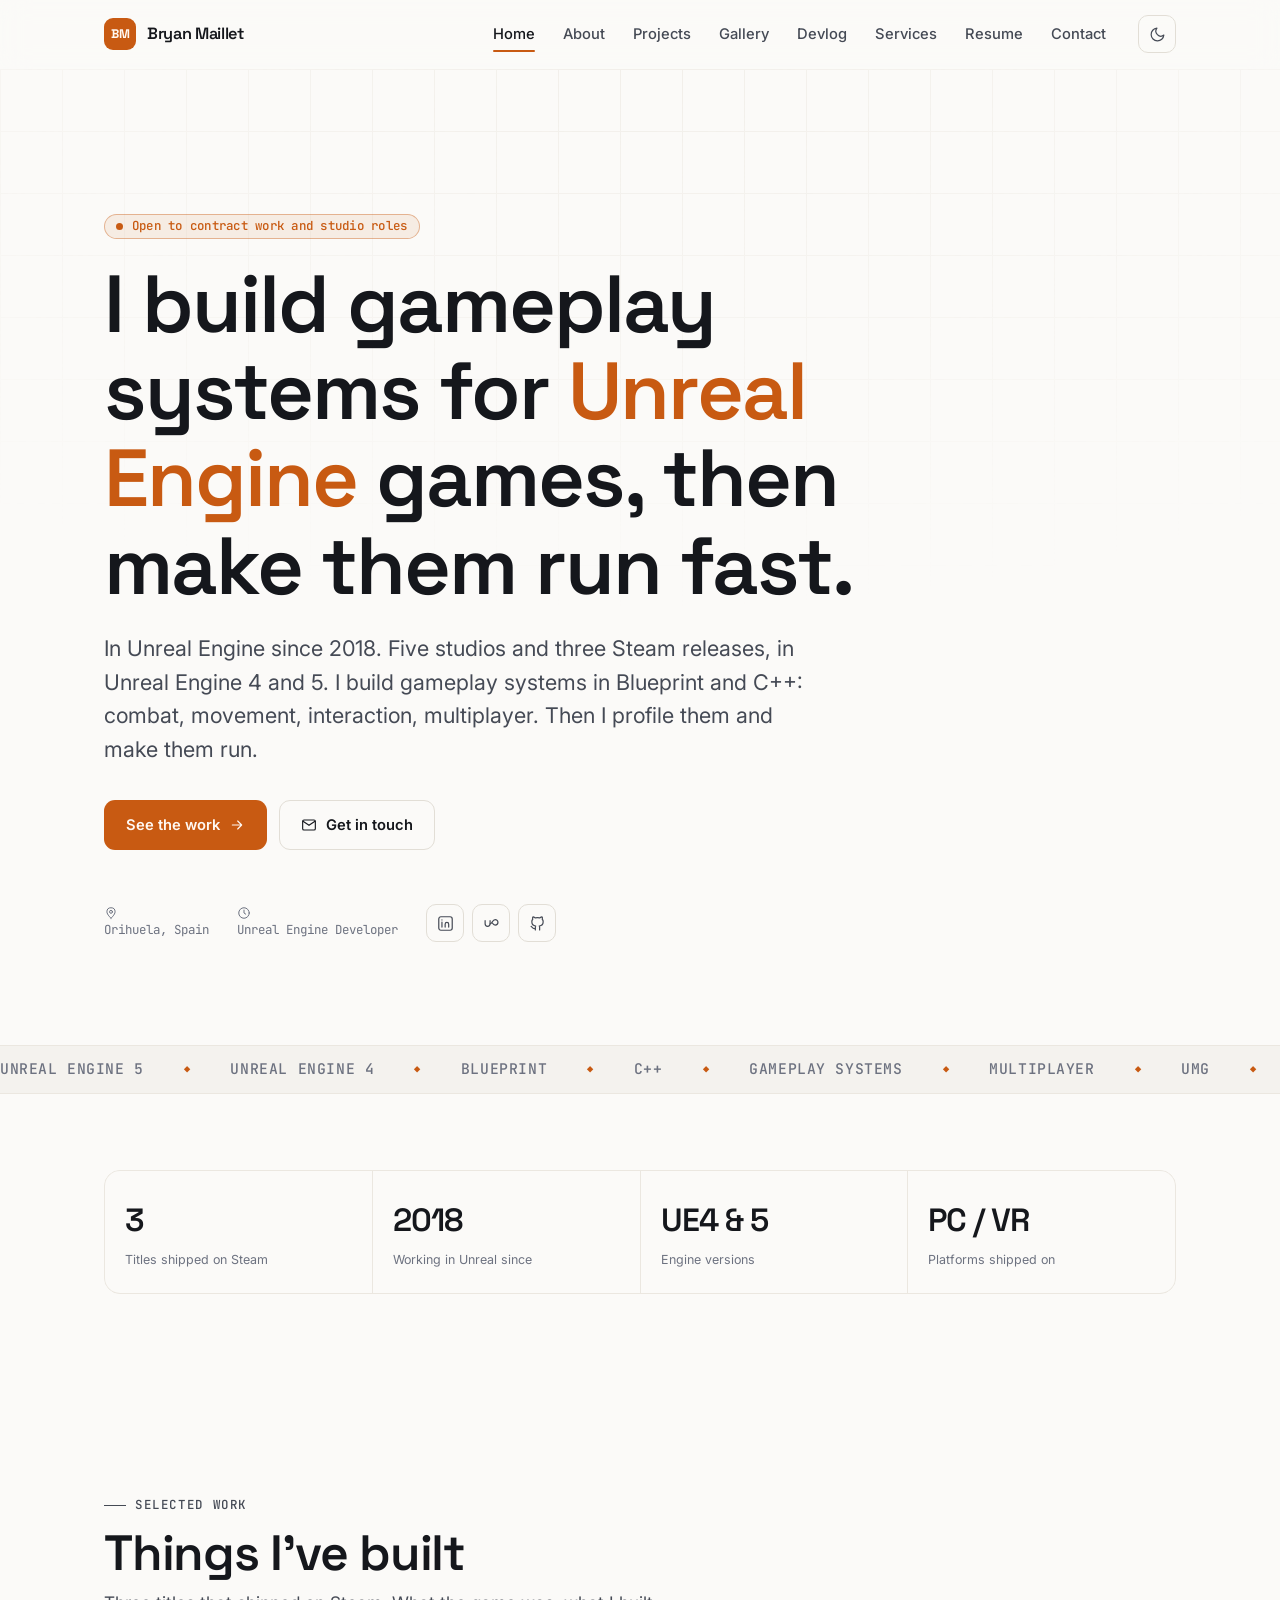
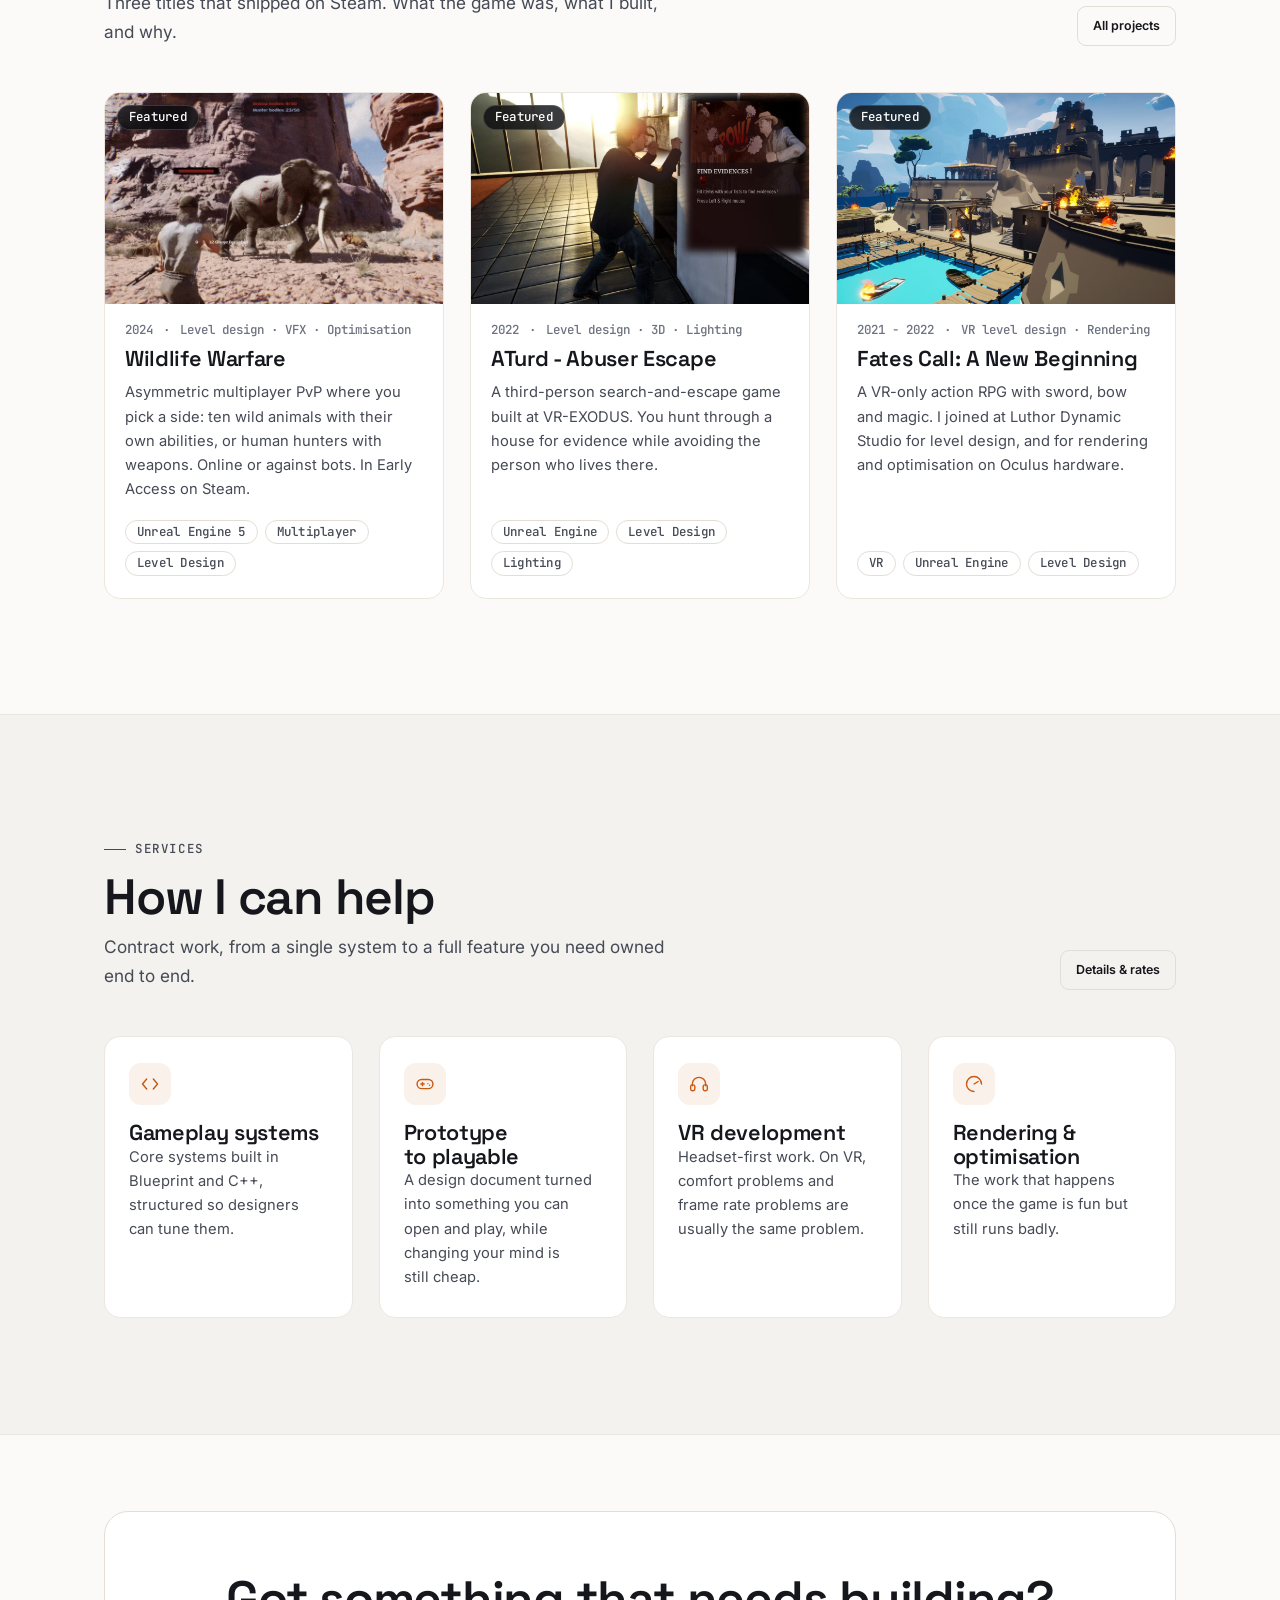
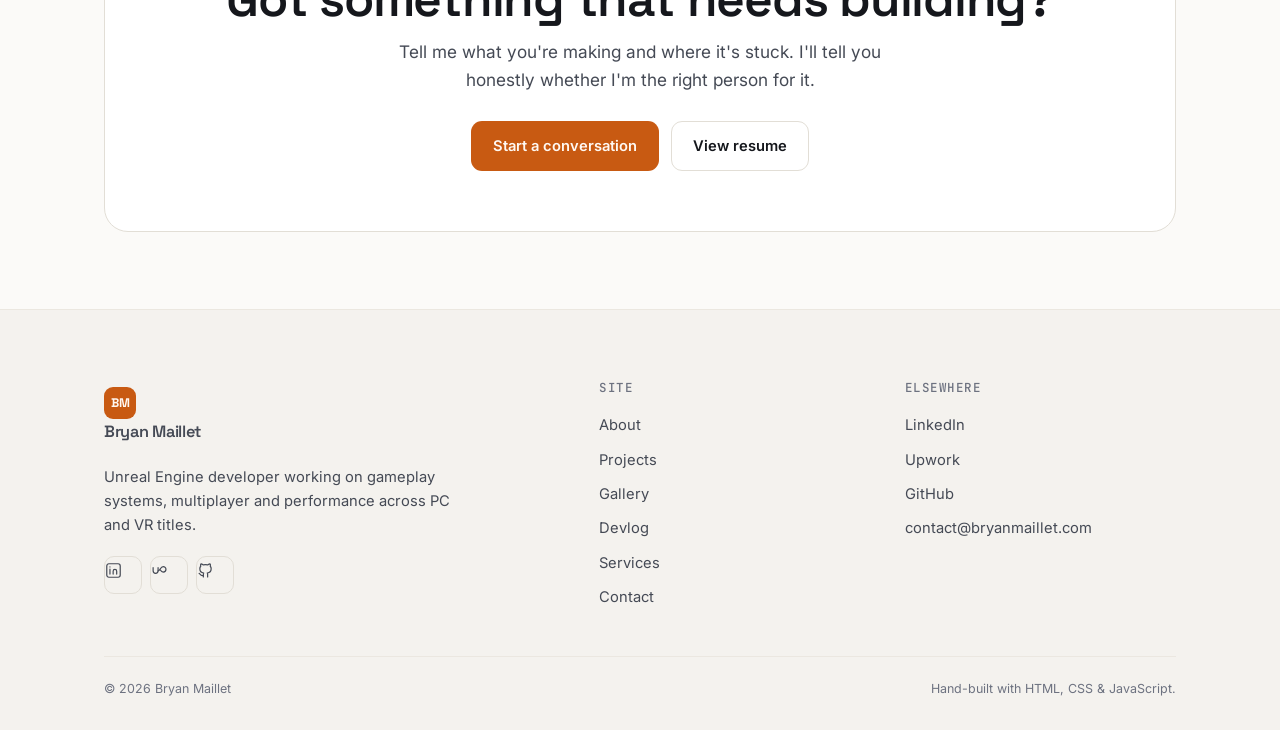
<file: index.html>
<!doctype html>
<html lang="en" data-theme="dark">
<head>
<meta charset="utf-8">
<meta name="viewport" content="width=device-width, initial-scale=1">
<title>Bryan Maillet - Unreal Engine Developer</title>
<meta name="description" content="Unreal Engine developer with three titles shipped on Steam. Gameplay systems in Blueprint and C++, multiplayer, VR, and rendering optimisation across UE4 and UE5.">
<meta name="color-scheme" content="dark light">
<meta name="theme-color" content="#0b0c0f" media="(prefers-color-scheme: dark)">
<meta name="theme-color" content="#fbfaf8" media="(prefers-color-scheme: light)">
<meta name="author" content="Bryan Maillet">
<meta name="robots" content="index, follow, max-image-preview:large, max-snippet:-1">
<meta property="og:site_name" content="Bryan Maillet">
<meta property="og:locale" content="en_GB">
<link rel="canonical" href="https://bryanmaillet.com/">
<meta property="og:url" content="https://bryanmaillet.com/">
<meta property="og:type" content="website">
<meta property="og:title" content="Bryan Maillet - Unreal Engine Developer">
<meta property="og:description" content="Unreal Engine developer with three titles shipped on Steam. Gameplay systems in Blueprint and C++, multiplayer, VR, and rendering optimisation across UE4 and UE5.">
<meta property="og:image" content="https://bryanmaillet.com/assets/img/og.png">
<meta property="og:image:width" content="1200">
<meta property="og:image:height" content="630">
<meta property="og:image:type" content="image/png">
<meta property="og:image:alt" content="Portfolio card for Bryan Maillet, Unreal Engine developer working on gameplay systems, multiplayer and optimisation.">
<meta name="twitter:card" content="summary_large_image">
<meta name="twitter:image" content="https://bryanmaillet.com/assets/img/og.png">
<link rel="icon" href="assets/img/favicon.svg" type="image/svg+xml">
<link rel="apple-touch-icon" href="assets/img/apple-touch-icon.png">
<link rel="manifest" href="site.webmanifest">
<link rel="preconnect" href="https://fonts.googleapis.com">
<link rel="preconnect" href="https://fonts.gstatic.com" crossorigin>
<link href="https://fonts.googleapis.com/css2?family=Inter:wght@400;500;600&family=JetBrains+Mono:wght@400;500&family=Space+Grotesk:wght@500;600;700&display=swap" rel="stylesheet">
<link rel="stylesheet" href="assets/css/style.css">
<script>(function(){try{var t=localStorage.getItem('theme')||(window.matchMedia('(prefers-color-scheme: light)').matches?'light':'dark');document.documentElement.setAttribute('data-theme',t);}catch(e){}})();</script>
</head>
<body>
<a class="skip" href="#main">Skip to content</a>

<header class="site-header">
  <div class="wrap nav">
    <a class="brand" href="index.html">
      <span class="brand__mark" data-site-initials>BM</span>
      <span class="brand__name" data-site-name>Bryan Maillet</span>
    </a>
    <nav class="nav__links" id="nav-links" aria-label="Main">
      <a href="index.html">Home</a>
      <a href="about.html">About</a>
      <a href="projects.html">Projects</a>
      <a href="gallery.html">Gallery</a>
      <a href="devlog.html">Devlog</a>
      <a href="services.html">Services</a>
      <a href="resume.html">Resume</a>
      <a href="contact.html">Contact</a>
    </nav>
    <div class="nav__actions">
      <button class="icon-btn" id="theme-toggle" type="button" aria-label="Toggle theme"></button>
      <button class="icon-btn nav__toggle" id="nav-toggle" type="button" aria-label="Menu" aria-expanded="false" aria-controls="nav-links"></button>
    </div>
  </div>
</header>

<main id="main">

  <section class="hero">
    <div class="wrap" data-render="hero"></div>
  </section>

  <div class="strip" aria-hidden="true">
    <div class="strip__track" data-render="marquee"></div>
  </div>

  <section class="section section--tight">
    <div class="wrap">
      <div class="stats" data-reveal data-render="stats"></div>
    </div>
  </section>

  <section class="section">
    <div class="wrap">
      <div class="sec-head">
        <div>
          <p class="eyebrow">Selected work</p>
          <h2>Things I've built</h2>
          <p>Three titles that shipped on Steam. What the game was, what I built, and why.</p>
        </div>
        <a class="btn btn--ghost btn--sm" href="projects.html">All projects</a>
      </div>
      <div class="grid grid--3" data-render="featured-projects"></div>
    </div>
  </section>

  <section class="section section--alt">
    <div class="wrap">
      <div class="sec-head">
        <div>
          <p class="eyebrow">Services</p>
          <h2>How I can help</h2>
          <p>Contract work, from a single system to a full feature you need owned end to end.</p>
        </div>
        <a class="btn btn--ghost btn--sm" href="services.html">Details &amp; rates</a>
      </div>
      <div class="grid grid--4" data-render="services-preview"></div>
    </div>
  </section>

  <section class="section">
    <div class="wrap">
      <div class="sec-head">
        <div>
          <p class="eyebrow">Devlog</p>
          <h2>Notes from the build</h2>
          <p>What I'm working on, what broke, and what I'd do differently next time.</p>
        </div>
        <a class="btn btn--ghost btn--sm" href="devlog.html">All posts</a>
      </div>
      <div class="grid grid--3" data-render="latest-posts"></div>
    </div>
  </section>

  <section class="section section--tight">
    <div class="wrap">
      <div class="cta" data-reveal>
        <h2>Got something that needs building?</h2>
        <p>Tell me what you're making and where it's stuck. I'll tell you honestly whether I'm the right person for it.</p>
        <div class="btn-row">
          <a class="btn" href="contact.html">Start a conversation</a>
          <a class="btn btn--ghost" href="resume.html">View resume</a>
        </div>
      </div>
    </div>
  </section>

</main>

<footer class="site-footer">
  <div class="wrap">
    <div class="footer__top">
      <div class="footer__col">
        <a class="brand" href="index.html">
          <span class="brand__mark" data-site-initials>BM</span>
          <span class="brand__name" data-site-name>Bryan Maillet</span>
        </a>
        <p class="footer__blurb" id="footer-blurb"></p>
        <div class="socials" data-socials></div>
      </div>
      <div class="footer__col">
        <h4>Site</h4>
        <a href="about.html">About</a>
        <a href="projects.html">Projects</a>
        <a href="gallery.html">Gallery</a>
        <a href="devlog.html">Devlog</a>
        <a href="services.html">Services</a>
        <a href="contact.html">Contact</a>
      </div>
      <div class="footer__col">
        <h4>Elsewhere</h4>
        <div id="footer-social-links"></div>
        <a data-email-link="text" href="#">email</a>
      </div>
    </div>
    <div class="footer__bottom">
      <span>&copy; <span data-year></span> <span data-site-name></span></span>
      <span>Hand-built with HTML, CSS &amp; JavaScript.</span>
    </div>
  </div>
</footer>

<script src="assets/js/data.js"></script>
<script src="assets/js/site.js"></script>
</body>
</html>
</file>
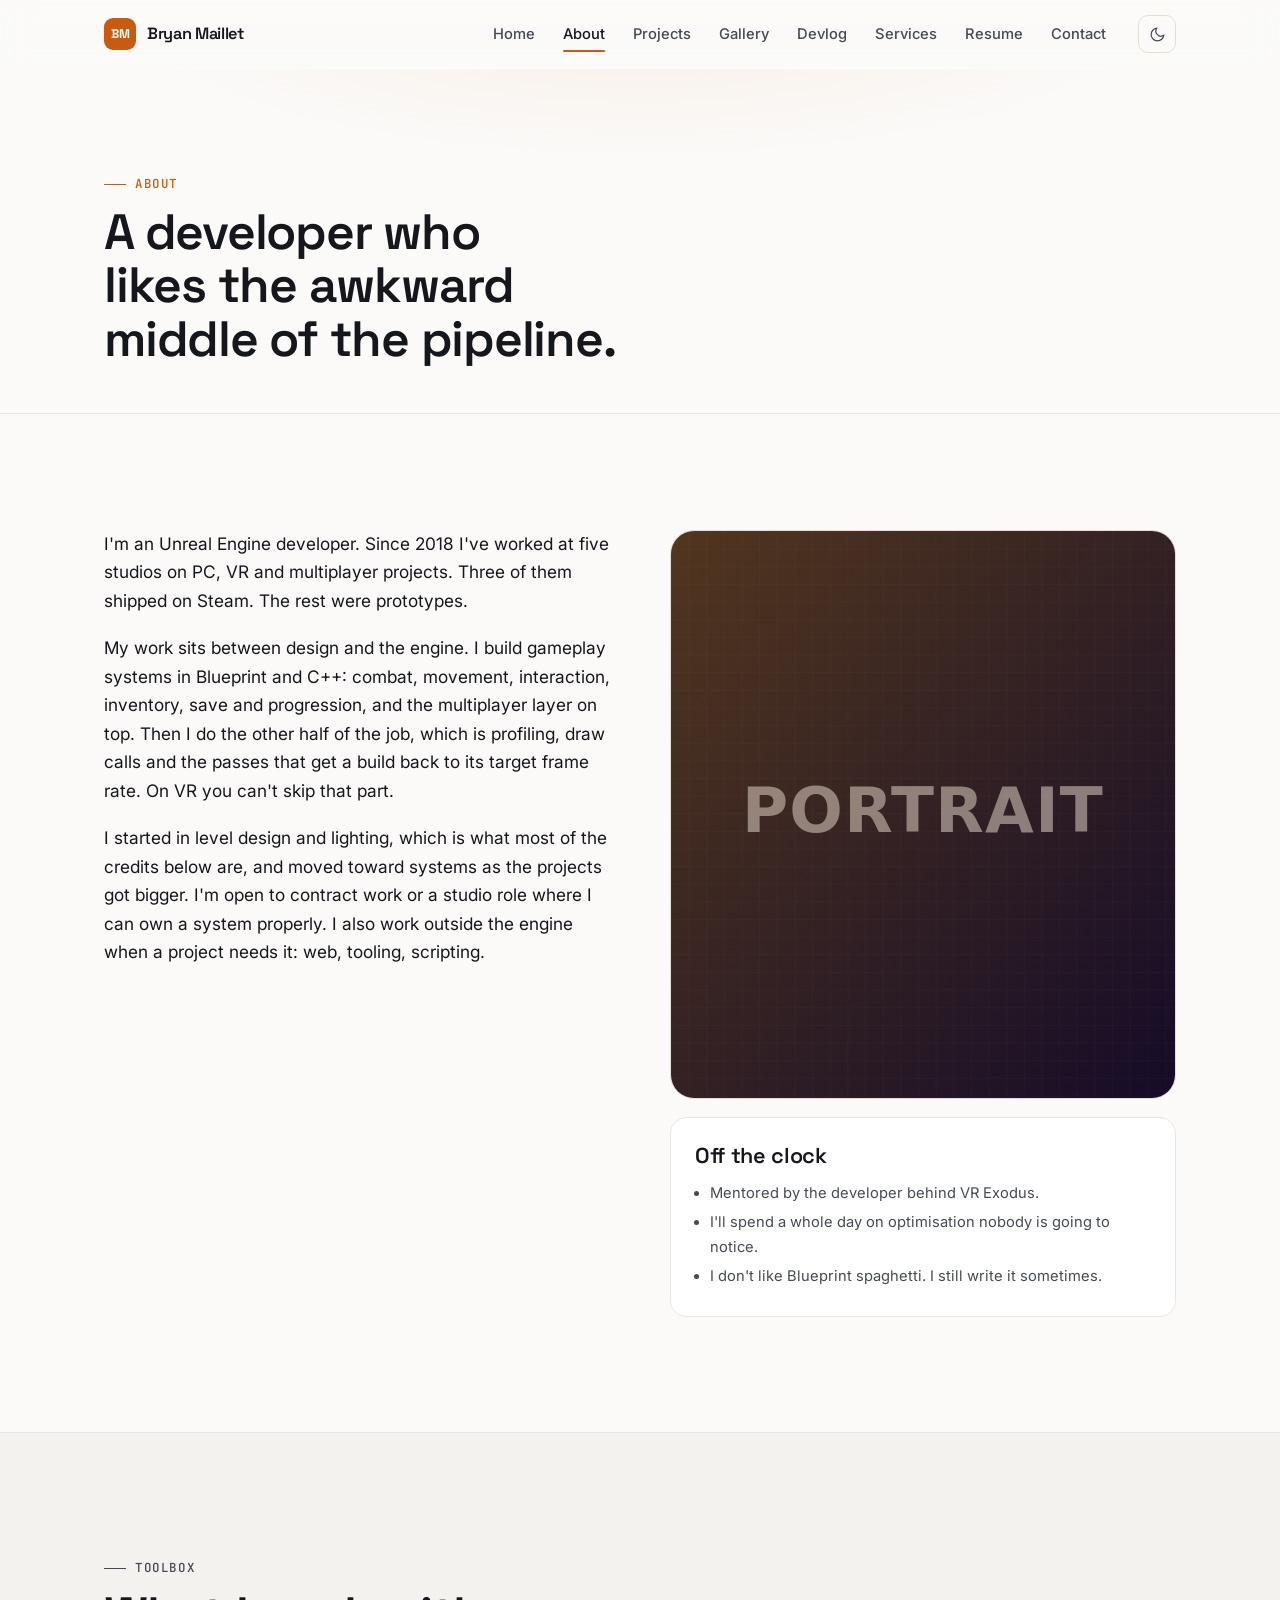
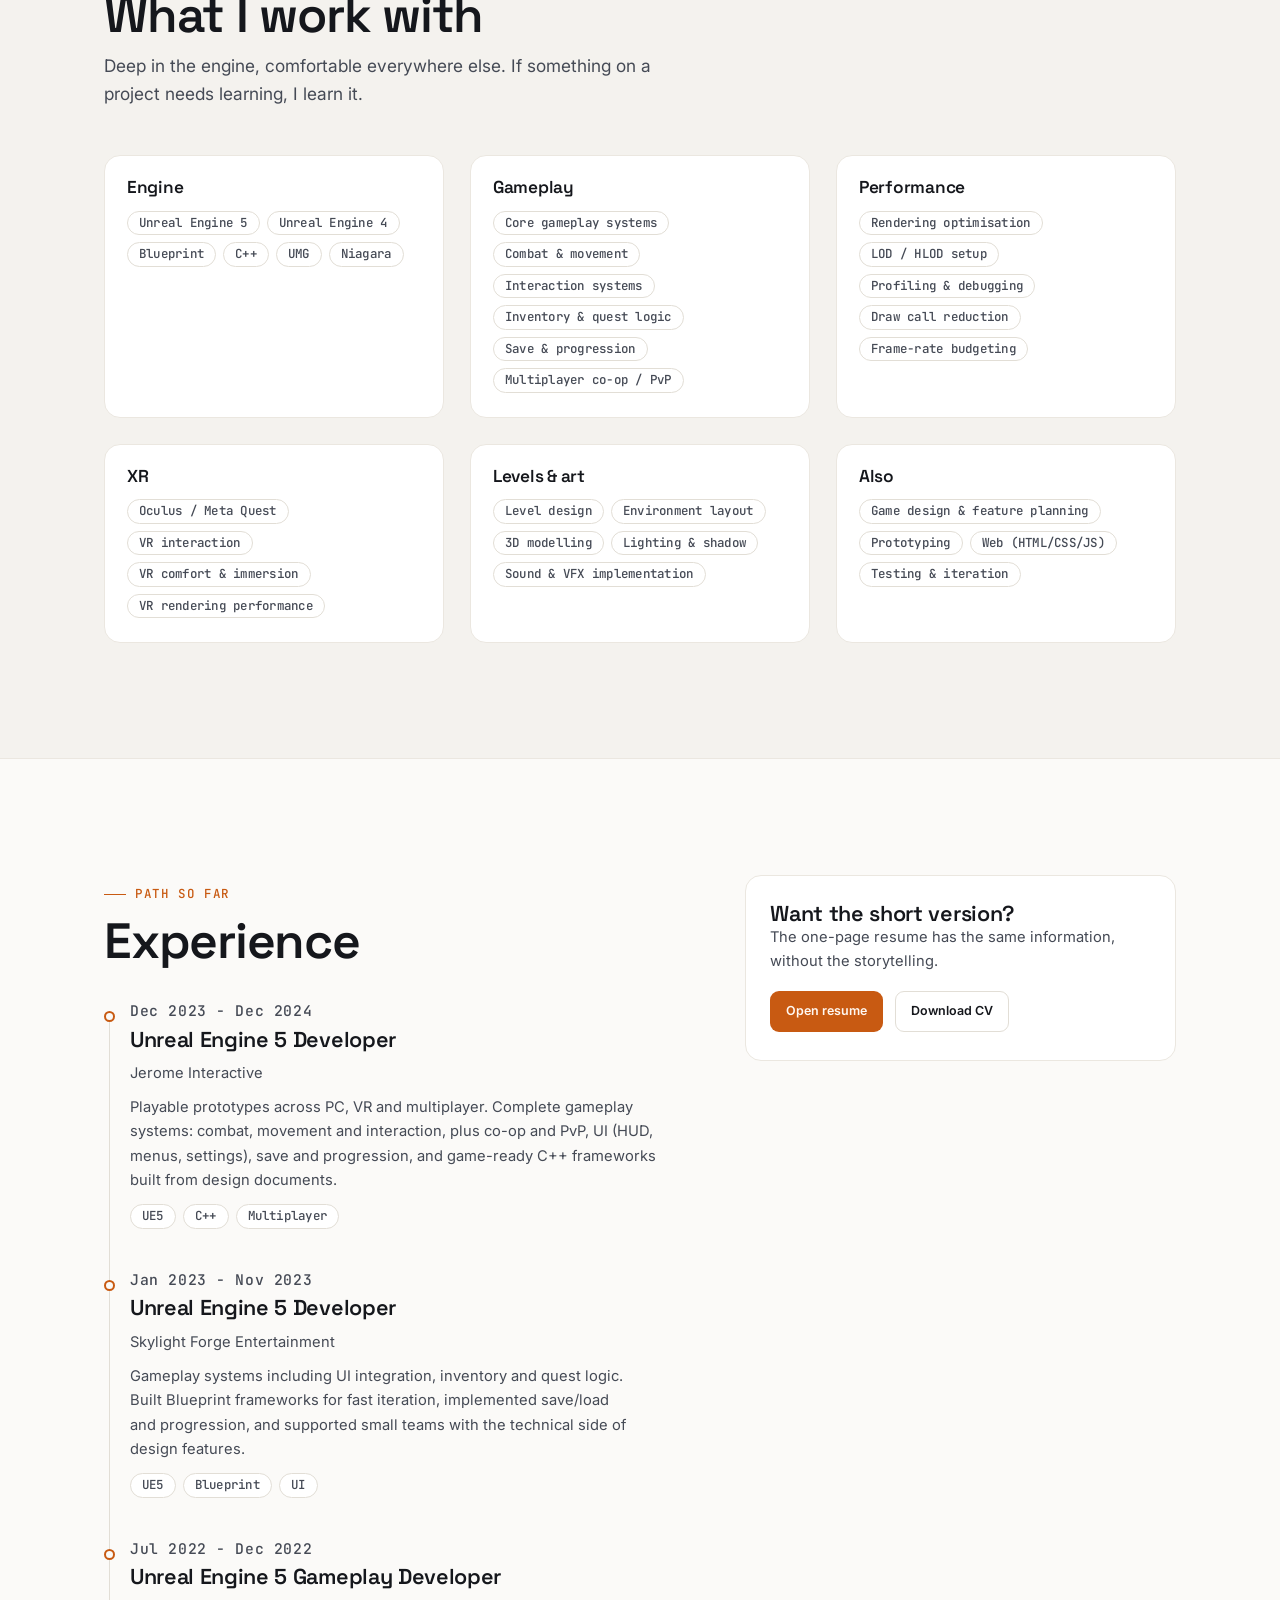
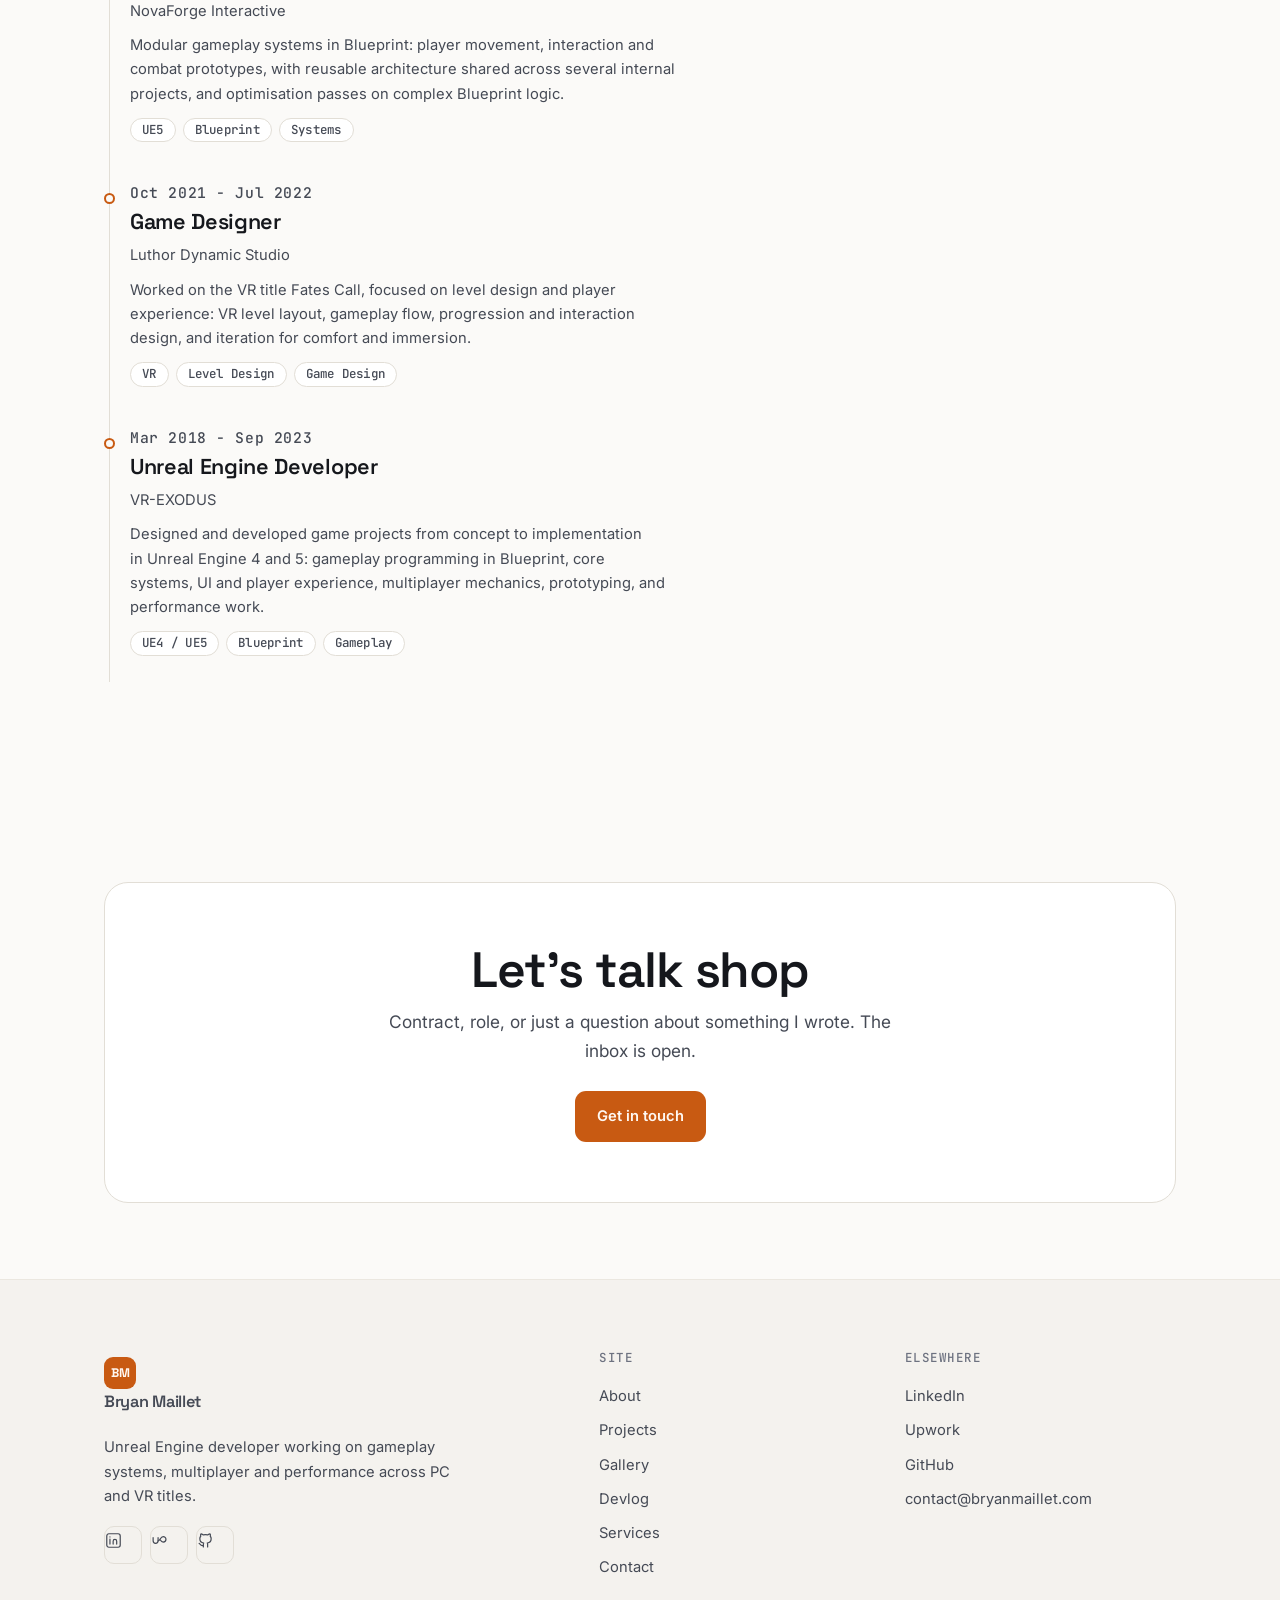
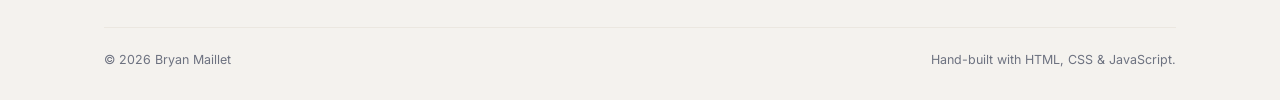
<file: about.html>
<!doctype html>
<html lang="en" data-theme="dark">
<head>
<meta charset="utf-8">
<meta name="viewport" content="width=device-width, initial-scale=1">
<title>About - Bryan Maillet</title>
<meta name="description" content="Unreal Engine developer since 2021, across five studios and three Steam releases. Background, toolbox and experience.">
<meta name="color-scheme" content="dark light">
<meta name="theme-color" content="#0b0c0f" media="(prefers-color-scheme: dark)">
<meta name="theme-color" content="#fbfaf8" media="(prefers-color-scheme: light)">
<meta name="author" content="Bryan Maillet">
<meta name="robots" content="index, follow, max-image-preview:large, max-snippet:-1">
<meta property="og:site_name" content="Bryan Maillet">
<meta property="og:locale" content="en_GB">
<link rel="canonical" href="https://bryanmaillet.com/about.html">
<meta property="og:url" content="https://bryanmaillet.com/about.html">
<meta property="og:type" content="website">
<meta property="og:title" content="About - Bryan Maillet">
<meta property="og:description" content="Unreal Engine developer since 2021, across five studios and three Steam releases. Background, toolbox and experience.">
<meta property="og:image" content="https://bryanmaillet.com/assets/img/og.png">
<meta property="og:image:width" content="1200">
<meta property="og:image:height" content="630">
<meta property="og:image:type" content="image/png">
<meta property="og:image:alt" content="Portfolio card for Bryan Maillet, Unreal Engine developer working on gameplay systems, multiplayer and optimisation.">
<meta name="twitter:card" content="summary_large_image">
<meta name="twitter:image" content="https://bryanmaillet.com/assets/img/og.png">
<link rel="icon" href="assets/img/favicon.svg" type="image/svg+xml">
<link rel="apple-touch-icon" href="assets/img/apple-touch-icon.png">
<link rel="manifest" href="site.webmanifest">
<link rel="preconnect" href="https://fonts.googleapis.com">
<link rel="preconnect" href="https://fonts.gstatic.com" crossorigin>
<link href="https://fonts.googleapis.com/css2?family=Inter:wght@400;500;600&family=JetBrains+Mono:wght@400;500&family=Space+Grotesk:wght@500;600;700&display=swap" rel="stylesheet">
<link rel="stylesheet" href="assets/css/style.css">
<script>(function(){try{var t=localStorage.getItem('theme')||(window.matchMedia('(prefers-color-scheme: light)').matches?'light':'dark');document.documentElement.setAttribute('data-theme',t);}catch(e){}})();</script>
</head>
<body>
<a class="skip" href="#main">Skip to content</a>

<header class="site-header">
  <div class="wrap nav">
    <a class="brand" href="index.html">
      <span class="brand__mark" data-site-initials>BM</span>
      <span class="brand__name" data-site-name>Bryan Maillet</span>
    </a>
    <nav class="nav__links" id="nav-links" aria-label="Main">
      <a href="index.html">Home</a>
      <a href="about.html">About</a>
      <a href="projects.html">Projects</a>
      <a href="gallery.html">Gallery</a>
      <a href="devlog.html">Devlog</a>
      <a href="services.html">Services</a>
      <a href="resume.html">Resume</a>
      <a href="contact.html">Contact</a>
    </nav>
    <div class="nav__actions">
      <button class="icon-btn" id="theme-toggle" type="button" aria-label="Toggle theme"></button>
      <button class="icon-btn nav__toggle" id="nav-toggle" type="button" aria-label="Menu" aria-expanded="false" aria-controls="nav-links"></button>
    </div>
  </div>
</header>

<main id="main">
  <header class="page-head">
    <div class="wrap">
      <p class="eyebrow">About</p>
      <h1 style="font-size:var(--t-2xl);max-width:20ch">A developer who likes the awkward middle of the pipeline.</h1>
    </div>
  </header>

  <section class="section">
    <div class="wrap split split--even">
      <div class="prose" data-reveal data-render="about-text"></div>
      <div class="stack">
        <div class="portrait" data-reveal data-render="about-portrait"></div>
        <div class="card feature" data-reveal>
          <h3>Off the clock</h3>
          <ul data-render="fun-facts"></ul>
        </div>
      </div>
    </div>
  </section>

  <section class="section section--alt">
    <div class="wrap">
      <div class="sec-head">
        <div>
          <p class="eyebrow">Toolbox</p>
          <h2>What I work with</h2>
          <p>Deep in the engine, comfortable everywhere else. If something on a project needs learning, I learn it.</p>
        </div>
      </div>
      <div class="grid grid--3" data-render="skills"></div>
    </div>
  </section>

  <section class="section">
    <div class="wrap split">
      <div>
        <p class="eyebrow">Path so far</p>
        <h2>Experience</h2>
        <div class="timeline" style="margin-top:36px" data-render="timeline"></div>
      </div>
      <aside class="card feature" data-reveal>
        <h3>Want the short version?</h3>
        <p class="card__text">The one-page resume has the same information, without the storytelling.</p>
        <div class="btn-row" style="margin-top:18px">
          <a class="btn btn--sm" href="resume.html">Open resume</a>
          <a class="btn btn--ghost btn--sm" data-cv-link href="#">Download CV</a>
        </div>
      </aside>
    </div>
  </section>

  <section class="section section--tight">
    <div class="wrap">
      <div class="cta" data-reveal>
        <h2>Let's talk shop</h2>
        <p>Contract, role, or just a question about something I wrote. The inbox is open.</p>
        <div class="btn-row"><a class="btn" href="contact.html">Get in touch</a></div>
      </div>
    </div>
  </section>
</main>

<footer class="site-footer">
  <div class="wrap">
    <div class="footer__top">
      <div class="footer__col">
        <a class="brand" href="index.html">
          <span class="brand__mark" data-site-initials>BM</span>
          <span class="brand__name" data-site-name>Bryan Maillet</span>
        </a>
        <p class="footer__blurb" id="footer-blurb"></p>
        <div class="socials" data-socials></div>
      </div>
      <div class="footer__col">
        <h4>Site</h4>
        <a href="about.html">About</a>
        <a href="projects.html">Projects</a>
        <a href="gallery.html">Gallery</a>
        <a href="devlog.html">Devlog</a>
        <a href="services.html">Services</a>
        <a href="contact.html">Contact</a>
      </div>
      <div class="footer__col">
        <h4>Elsewhere</h4>
        <div id="footer-social-links"></div>
        <a data-email-link="text" href="#">email</a>
      </div>
    </div>
    <div class="footer__bottom">
      <span>&copy; <span data-year></span> <span data-site-name></span></span>
      <span>Hand-built with HTML, CSS &amp; JavaScript.</span>
    </div>
  </div>
</footer>

<script src="assets/js/data.js"></script>
<script src="assets/js/site.js"></script>
</body>
</html>
</file>
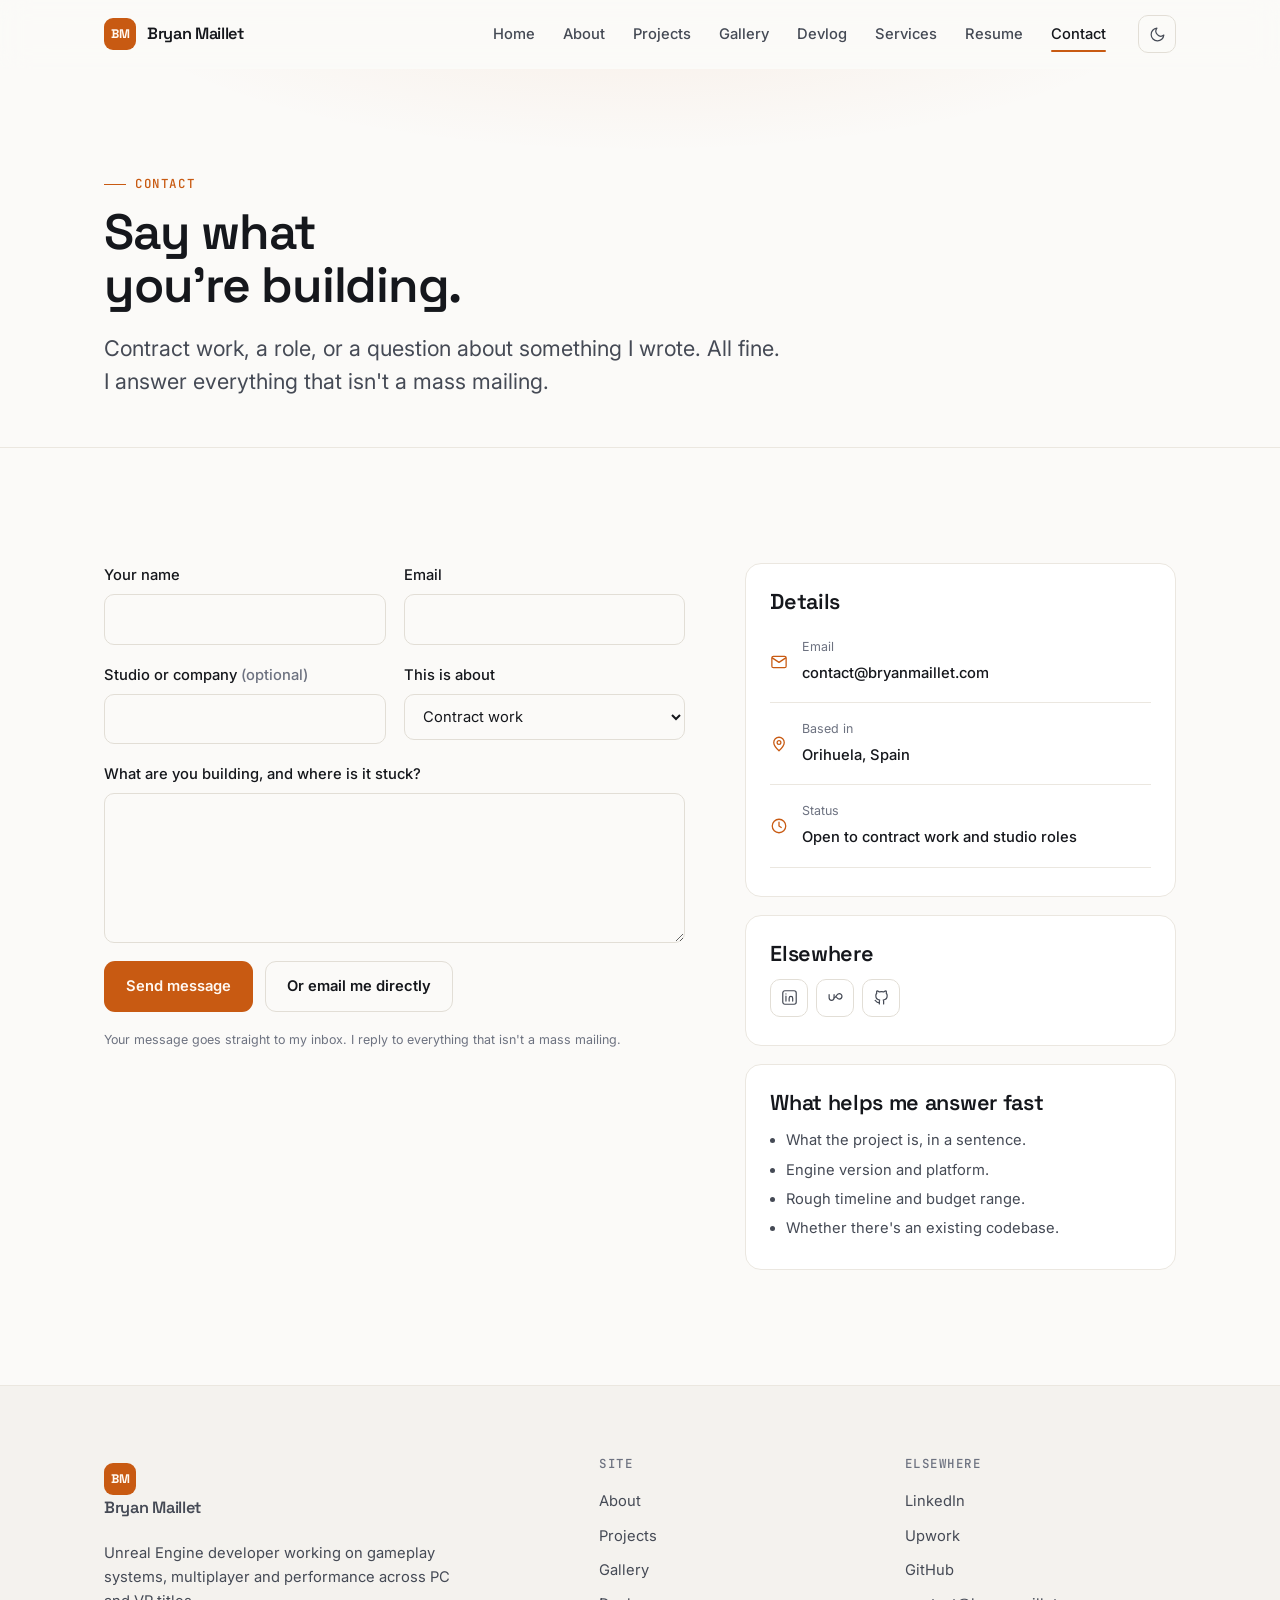
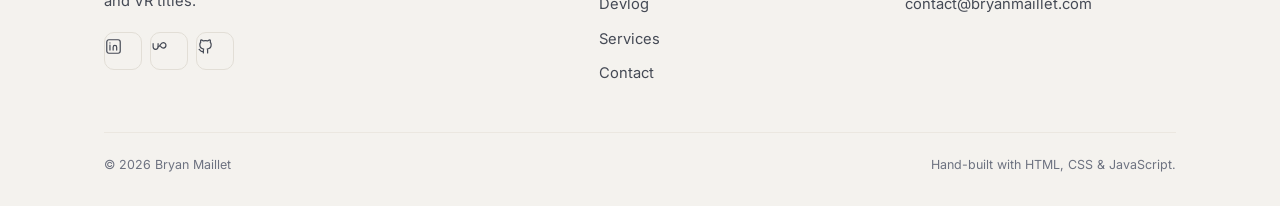
<file: contact.html>
<!doctype html>
<html lang="en" data-theme="dark">
<head>
<meta charset="utf-8">
<meta name="viewport" content="width=device-width, initial-scale=1">
<title>Contact - Bryan Maillet</title>
<meta name="description" content="Get in touch about contract Unreal Engine work, a studio role, or a question.">
<meta name="color-scheme" content="dark light">
<meta name="theme-color" content="#0b0c0f" media="(prefers-color-scheme: dark)">
<meta name="theme-color" content="#fbfaf8" media="(prefers-color-scheme: light)">
<meta name="author" content="Bryan Maillet">
<meta name="robots" content="index, follow, max-image-preview:large, max-snippet:-1">
<meta property="og:site_name" content="Bryan Maillet">
<meta property="og:locale" content="en_GB">
<link rel="canonical" href="https://bryanmaillet.com/contact.html">
<meta property="og:url" content="https://bryanmaillet.com/contact.html">
<meta property="og:type" content="website">
<meta property="og:title" content="Contact - Bryan Maillet">
<meta property="og:description" content="Get in touch about contract Unreal Engine work, a studio role, or a question.">
<meta property="og:image" content="https://bryanmaillet.com/assets/img/og.png">
<meta property="og:image:width" content="1200">
<meta property="og:image:height" content="630">
<meta property="og:image:type" content="image/png">
<meta property="og:image:alt" content="Portfolio card for Bryan Maillet, Unreal Engine developer working on gameplay systems, multiplayer and optimisation.">
<meta name="twitter:card" content="summary_large_image">
<meta name="twitter:image" content="https://bryanmaillet.com/assets/img/og.png">
<link rel="icon" href="assets/img/favicon.svg" type="image/svg+xml">
<link rel="apple-touch-icon" href="assets/img/apple-touch-icon.png">
<link rel="manifest" href="site.webmanifest">
<link rel="preconnect" href="https://fonts.googleapis.com">
<link rel="preconnect" href="https://fonts.gstatic.com" crossorigin>
<link href="https://fonts.googleapis.com/css2?family=Inter:wght@400;500;600&family=JetBrains+Mono:wght@400;500&family=Space+Grotesk:wght@500;600;700&display=swap" rel="stylesheet">
<link rel="stylesheet" href="assets/css/style.css">
<script>(function(){try{var t=localStorage.getItem('theme')||(window.matchMedia('(prefers-color-scheme: light)').matches?'light':'dark');document.documentElement.setAttribute('data-theme',t);}catch(e){}})();</script>
</head>
<body>
<a class="skip" href="#main">Skip to content</a>

<header class="site-header">
  <div class="wrap nav">
    <a class="brand" href="index.html">
      <span class="brand__mark" data-site-initials>BM</span>
      <span class="brand__name" data-site-name>Bryan Maillet</span>
    </a>
    <nav class="nav__links" id="nav-links" aria-label="Main">
      <a href="index.html">Home</a>
      <a href="about.html">About</a>
      <a href="projects.html">Projects</a>
      <a href="gallery.html">Gallery</a>
      <a href="devlog.html">Devlog</a>
      <a href="services.html">Services</a>
      <a href="resume.html">Resume</a>
      <a href="contact.html">Contact</a>
    </nav>
    <div class="nav__actions">
      <button class="icon-btn" id="theme-toggle" type="button" aria-label="Toggle theme"></button>
      <button class="icon-btn nav__toggle" id="nav-toggle" type="button" aria-label="Menu" aria-expanded="false" aria-controls="nav-links"></button>
    </div>
  </div>
</header>

<main id="main">
  <header class="page-head">
    <div class="wrap">
      <p class="eyebrow">Contact</p>
      <h1 style="font-size:var(--t-2xl);max-width:18ch">Say what you're building.</h1>
      <p class="lede" style="margin-top:20px;max-width:52ch">Contract work, a role, or a question about something I wrote. All fine. I answer everything that isn't a mass mailing.</p>
    </div>
  </header>

  <section class="section">
    <div class="wrap split">
      <form class="form" id="contact-form" novalidate>
        <div class="form__row">
          <div class="field">
            <label for="f-name">Your name</label>
            <input id="f-name" name="name" autocomplete="name" required>
          </div>
          <div class="field">
            <label for="f-email">Email</label>
            <input id="f-email" name="email" type="email" autocomplete="email" required>
          </div>
        </div>
        <div class="form__row">
          <div class="field">
            <label for="f-company">Studio or company <span class="muted">(optional)</span></label>
            <input id="f-company" name="company" autocomplete="organization">
          </div>
          <div class="field">
            <label for="f-subject">This is about</label>
            <select id="f-subject" name="subject">
              <option>Contract work</option>
              <option>A full-time role</option>
              <option>Collaboration</option>
              <option>Something else</option>
            </select>
          </div>
        </div>
        <div class="field">
          <label for="f-message">What are you building, and where is it stuck?</label>
          <textarea id="f-message" name="message" required></textarea>
        </div>
        <div class="hp" aria-hidden="true">
          <label for="f-gotcha">Leave this field empty</label>
          <input id="f-gotcha" name="_gotcha" type="text" tabindex="-1" autocomplete="off">
        </div>
        <div class="btn-row">
          <button class="btn" type="submit">Send message</button>
          <a class="btn btn--ghost" data-email-link href="#">Or email me directly</a>
        </div>
        <p class="form__status" id="form-status" role="status" aria-live="polite" hidden></p>
        <p class="form__note" id="form-note"></p>
      </form>

      <aside class="stack">
        <div class="card feature">
          <h3>Details</h3>
          <div style="margin-top:8px" data-render="contact-details"></div>
        </div>
        <div class="card feature">
          <h3>Elsewhere</h3>
          <div class="socials" style="margin-top:14px" data-socials></div>
        </div>
        <div class="card feature">
          <h3>What helps me answer fast</h3>
          <ul>
            <li>What the project is, in a sentence.</li>
            <li>Engine version and platform.</li>
            <li>Rough timeline and budget range.</li>
            <li>Whether there's an existing codebase.</li>
          </ul>
        </div>
      </aside>
    </div>
  </section>
</main>

<footer class="site-footer">
  <div class="wrap">
    <div class="footer__top">
      <div class="footer__col">
        <a class="brand" href="index.html">
          <span class="brand__mark" data-site-initials>BM</span>
          <span class="brand__name" data-site-name>Bryan Maillet</span>
        </a>
        <p class="footer__blurb" id="footer-blurb"></p>
        <div class="socials" data-socials></div>
      </div>
      <div class="footer__col">
        <h4>Site</h4>
        <a href="about.html">About</a>
        <a href="projects.html">Projects</a>
        <a href="gallery.html">Gallery</a>
        <a href="devlog.html">Devlog</a>
        <a href="services.html">Services</a>
        <a href="contact.html">Contact</a>
      </div>
      <div class="footer__col">
        <h4>Elsewhere</h4>
        <div id="footer-social-links"></div>
        <a data-email-link="text" href="#">email</a>
      </div>
    </div>
    <div class="footer__bottom">
      <span>&copy; <span data-year></span> <span data-site-name></span></span>
      <span>Hand-built with HTML, CSS &amp; JavaScript.</span>
    </div>
  </div>
</footer>

<script src="assets/js/data.js"></script>
<script src="assets/js/site.js"></script>
</body>
</html>
</file>
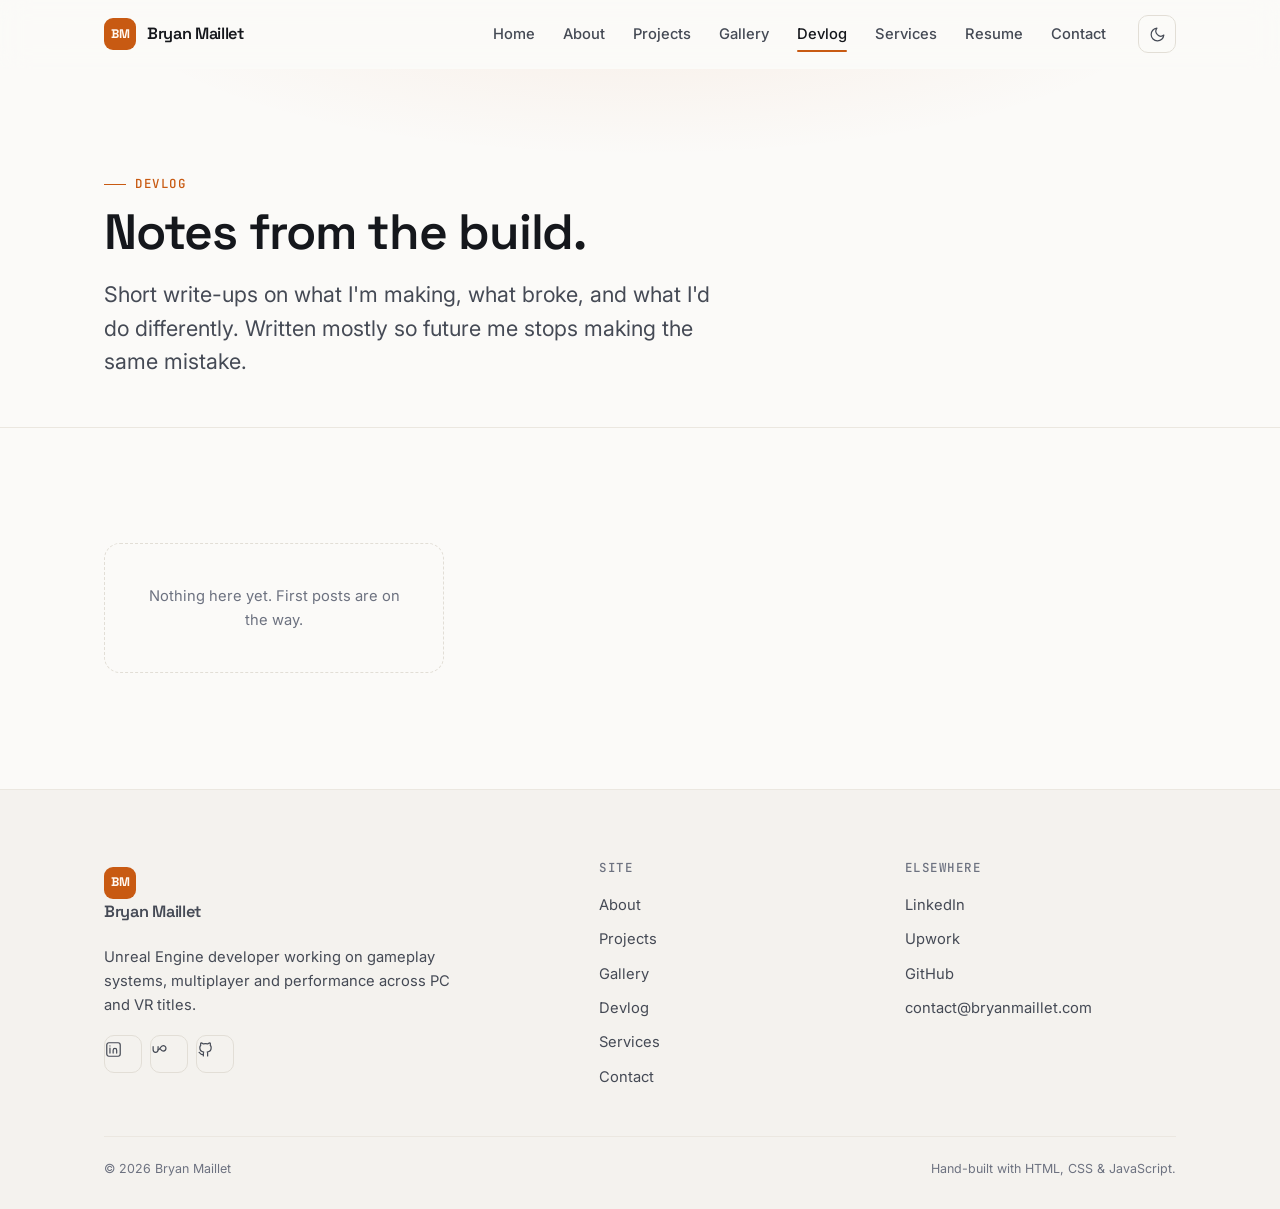
<file: devlog.html>
<!doctype html>
<html lang="en" data-theme="dark">
<head>
<meta charset="utf-8">
<meta name="viewport" content="width=device-width, initial-scale=1">
<title>Devlog - Bryan Maillet</title>
<meta name="description" content="Notes on Unreal Engine gameplay systems, VR rendering, optimisation and the things that broke along the way.">
<meta name="color-scheme" content="dark light">
<meta name="theme-color" content="#0b0c0f" media="(prefers-color-scheme: dark)">
<meta name="theme-color" content="#fbfaf8" media="(prefers-color-scheme: light)">
<meta name="author" content="Bryan Maillet">
<meta name="robots" content="index, follow, max-image-preview:large, max-snippet:-1">
<meta property="og:site_name" content="Bryan Maillet">
<meta property="og:locale" content="en_GB">
<link rel="canonical" href="https://bryanmaillet.com/devlog.html">
<meta property="og:url" content="https://bryanmaillet.com/devlog.html">
<meta property="og:type" content="website">
<meta property="og:title" content="Devlog - Bryan Maillet">
<meta property="og:description" content="Notes on Unreal Engine gameplay systems, VR rendering, optimisation and the things that broke along the way.">
<meta property="og:image" content="https://bryanmaillet.com/assets/img/og.png">
<meta property="og:image:width" content="1200">
<meta property="og:image:height" content="630">
<meta property="og:image:type" content="image/png">
<meta property="og:image:alt" content="Portfolio card for Bryan Maillet, Unreal Engine developer working on gameplay systems, multiplayer and optimisation.">
<meta name="twitter:card" content="summary_large_image">
<meta name="twitter:image" content="https://bryanmaillet.com/assets/img/og.png">
<link rel="icon" href="assets/img/favicon.svg" type="image/svg+xml">
<link rel="apple-touch-icon" href="assets/img/apple-touch-icon.png">
<link rel="manifest" href="site.webmanifest">
<link rel="preconnect" href="https://fonts.googleapis.com">
<link rel="preconnect" href="https://fonts.gstatic.com" crossorigin>
<link href="https://fonts.googleapis.com/css2?family=Inter:wght@400;500;600&family=JetBrains+Mono:wght@400;500&family=Space+Grotesk:wght@500;600;700&display=swap" rel="stylesheet">
<link rel="stylesheet" href="assets/css/style.css">
<script>(function(){try{var t=localStorage.getItem('theme')||(window.matchMedia('(prefers-color-scheme: light)').matches?'light':'dark');document.documentElement.setAttribute('data-theme',t);}catch(e){}})();</script>
</head>
<body>
<a class="skip" href="#main">Skip to content</a>

<header class="site-header">
  <div class="wrap nav">
    <a class="brand" href="index.html">
      <span class="brand__mark" data-site-initials>BM</span>
      <span class="brand__name" data-site-name>Bryan Maillet</span>
    </a>
    <nav class="nav__links" id="nav-links" aria-label="Main">
      <a href="index.html">Home</a>
      <a href="about.html">About</a>
      <a href="projects.html">Projects</a>
      <a href="gallery.html">Gallery</a>
      <a href="devlog.html">Devlog</a>
      <a href="services.html">Services</a>
      <a href="resume.html">Resume</a>
      <a href="contact.html">Contact</a>
    </nav>
    <div class="nav__actions">
      <button class="icon-btn" id="theme-toggle" type="button" aria-label="Toggle theme"></button>
      <button class="icon-btn nav__toggle" id="nav-toggle" type="button" aria-label="Menu" aria-expanded="false" aria-controls="nav-links"></button>
    </div>
  </div>
</header>

<main id="main">
  <header class="page-head">
    <div class="wrap">
      <p class="eyebrow">Devlog</p>
      <h1 style="font-size:var(--t-2xl);max-width:18ch">Notes from the build.</h1>
      <p class="lede" style="margin-top:20px;max-width:52ch">Short write-ups on what I'm making, what broke, and what I'd do differently. Written mostly so future me stops making the same mistake.</p>
    </div>
  </header>

  <section class="section">
    <div class="wrap">
      <div class="catalog-bar">
        <div class="searchbar">
          <span class="searchbar__icon" data-icon="search"></span>
          <input id="post-search" type="search" autocomplete="off" spellcheck="false"
                 placeholder="Search the devlog…  (press /)" aria-label="Search posts">
          <button class="icon-btn searchbar__clear" id="post-search-clear" type="button" aria-label="Clear search" hidden></button>
        </div>
        <p class="catalog-count" id="post-count" role="status" aria-live="polite"></p>
      </div>
      <div class="filters" id="post-filters" role="group" aria-label="Filter posts by tag"></div>
      <div class="grid grid--3" data-render="posts"></div>
    </div>
  </section>
</main>

<footer class="site-footer">
  <div class="wrap">
    <div class="footer__top">
      <div class="footer__col">
        <a class="brand" href="index.html">
          <span class="brand__mark" data-site-initials>BM</span>
          <span class="brand__name" data-site-name>Bryan Maillet</span>
        </a>
        <p class="footer__blurb" id="footer-blurb"></p>
        <div class="socials" data-socials></div>
      </div>
      <div class="footer__col">
        <h4>Site</h4>
        <a href="about.html">About</a>
        <a href="projects.html">Projects</a>
        <a href="gallery.html">Gallery</a>
        <a href="devlog.html">Devlog</a>
        <a href="services.html">Services</a>
        <a href="contact.html">Contact</a>
      </div>
      <div class="footer__col">
        <h4>Elsewhere</h4>
        <div id="footer-social-links"></div>
        <a data-email-link="text" href="#">email</a>
      </div>
    </div>
    <div class="footer__bottom">
      <span>&copy; <span data-year></span> <span data-site-name></span></span>
      <span>Hand-built with HTML, CSS &amp; JavaScript.</span>
    </div>
  </div>
</footer>

<script src="assets/js/data.js"></script>
<script src="assets/js/site.js"></script>
</body>
</html>
</file>
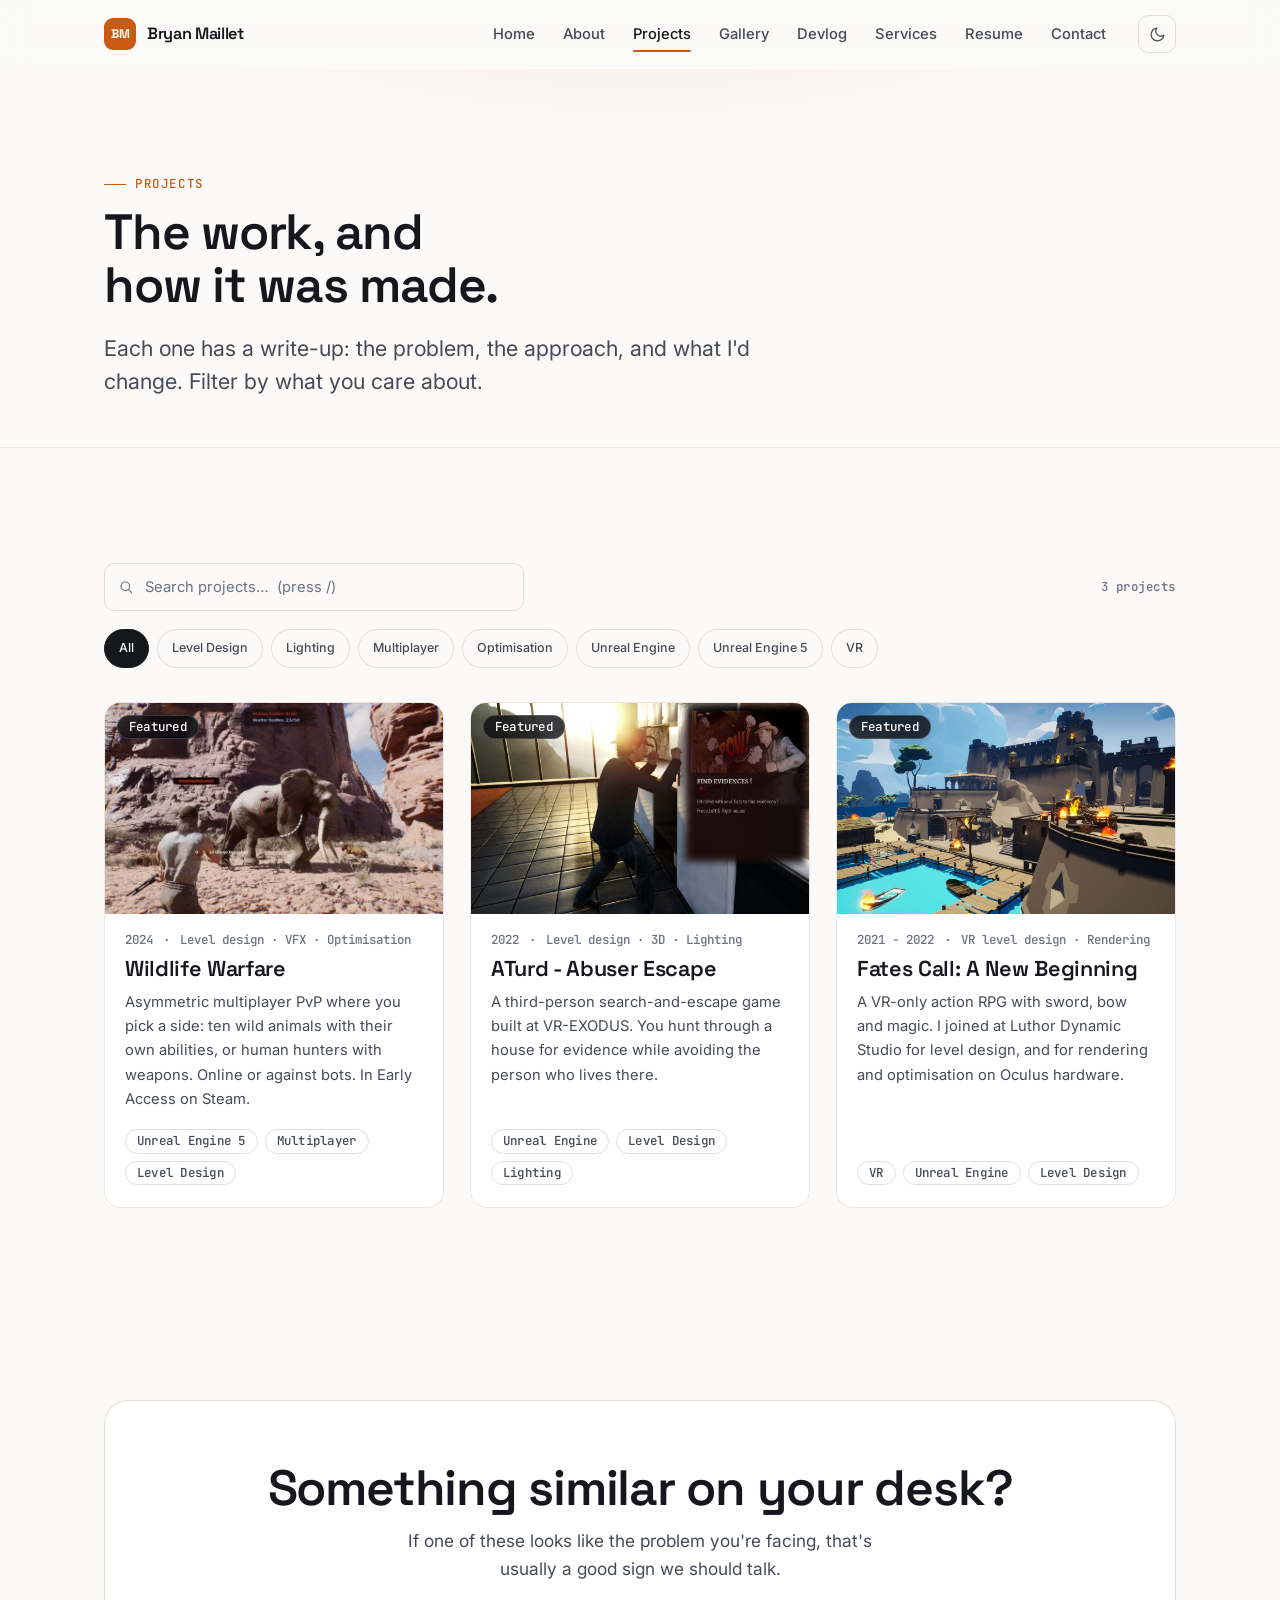
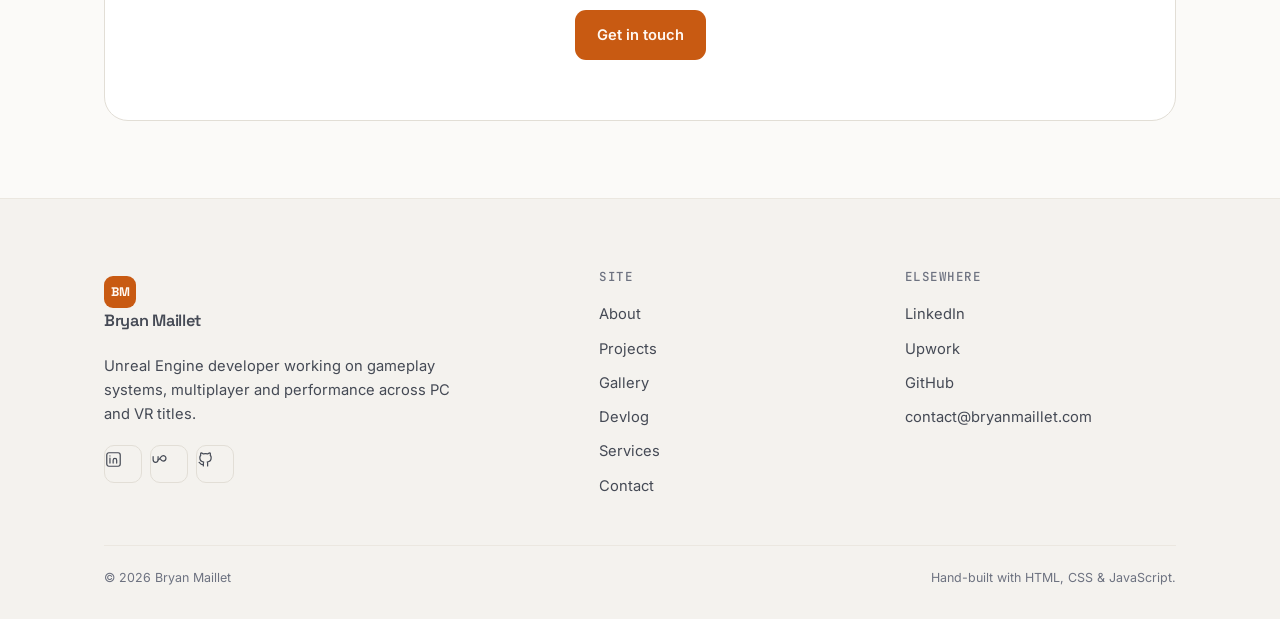
<file: projects.html>
<!doctype html>
<html lang="en" data-theme="dark">
<head>
<meta charset="utf-8">
<meta name="viewport" content="width=device-width, initial-scale=1">
<title>Projects - Bryan Maillet</title>
<meta name="description" content="Shipped Unreal Engine work: Wildlife Warfare, ATurd - Abuser Escape and Fates Call. Multiplayer, VR, level design and optimisation, with a write-up on each.">
<meta name="color-scheme" content="dark light">
<meta name="theme-color" content="#0b0c0f" media="(prefers-color-scheme: dark)">
<meta name="theme-color" content="#fbfaf8" media="(prefers-color-scheme: light)">
<meta name="author" content="Bryan Maillet">
<meta name="robots" content="index, follow, max-image-preview:large, max-snippet:-1">
<meta property="og:site_name" content="Bryan Maillet">
<meta property="og:locale" content="en_GB">
<link rel="canonical" href="https://bryanmaillet.com/projects.html">
<meta property="og:url" content="https://bryanmaillet.com/projects.html">
<meta property="og:type" content="website">
<meta property="og:title" content="Projects - Bryan Maillet">
<meta property="og:description" content="Shipped Unreal Engine work: Wildlife Warfare, ATurd - Abuser Escape and Fates Call. Multiplayer, VR, level design and optimisation, with a write-up on each.">
<meta property="og:image" content="https://bryanmaillet.com/assets/img/og.png">
<meta property="og:image:width" content="1200">
<meta property="og:image:height" content="630">
<meta property="og:image:type" content="image/png">
<meta property="og:image:alt" content="Portfolio card for Bryan Maillet, Unreal Engine developer working on gameplay systems, multiplayer and optimisation.">
<meta name="twitter:card" content="summary_large_image">
<meta name="twitter:image" content="https://bryanmaillet.com/assets/img/og.png">
<link rel="icon" href="assets/img/favicon.svg" type="image/svg+xml">
<link rel="apple-touch-icon" href="assets/img/apple-touch-icon.png">
<link rel="manifest" href="site.webmanifest">
<link rel="preconnect" href="https://fonts.googleapis.com">
<link rel="preconnect" href="https://fonts.gstatic.com" crossorigin>
<link href="https://fonts.googleapis.com/css2?family=Inter:wght@400;500;600&family=JetBrains+Mono:wght@400;500&family=Space+Grotesk:wght@500;600;700&display=swap" rel="stylesheet">
<link rel="stylesheet" href="assets/css/style.css">
<script>(function(){try{var t=localStorage.getItem('theme')||(window.matchMedia('(prefers-color-scheme: light)').matches?'light':'dark');document.documentElement.setAttribute('data-theme',t);}catch(e){}})();</script>
</head>
<body>
<a class="skip" href="#main">Skip to content</a>

<header class="site-header">
  <div class="wrap nav">
    <a class="brand" href="index.html">
      <span class="brand__mark" data-site-initials>BM</span>
      <span class="brand__name" data-site-name>Bryan Maillet</span>
    </a>
    <nav class="nav__links" id="nav-links" aria-label="Main">
      <a href="index.html">Home</a>
      <a href="about.html">About</a>
      <a href="projects.html">Projects</a>
      <a href="gallery.html">Gallery</a>
      <a href="devlog.html">Devlog</a>
      <a href="services.html">Services</a>
      <a href="resume.html">Resume</a>
      <a href="contact.html">Contact</a>
    </nav>
    <div class="nav__actions">
      <button class="icon-btn" id="theme-toggle" type="button" aria-label="Toggle theme"></button>
      <button class="icon-btn nav__toggle" id="nav-toggle" type="button" aria-label="Menu" aria-expanded="false" aria-controls="nav-links"></button>
    </div>
  </div>
</header>

<main id="main">
  <header class="page-head">
    <div class="wrap">
      <p class="eyebrow">Projects</p>
      <h1 style="font-size:var(--t-2xl);max-width:18ch">The work, and how it was made.</h1>
      <p class="lede" style="margin-top:20px;max-width:52ch">Each one has a write-up: the problem, the approach, and what I'd change. Filter by what you care about.</p>
    </div>
  </header>

  <section class="section">
    <div class="wrap">
      <div class="catalog-bar">
        <div class="searchbar">
          <span class="searchbar__icon" data-icon="search"></span>
          <input id="project-search" type="search" autocomplete="off" spellcheck="false"
                 placeholder="Search projects…  (press /)" aria-label="Search projects">
          <button class="icon-btn searchbar__clear" id="project-search-clear" type="button" aria-label="Clear search" hidden></button>
        </div>
        <p class="catalog-count" id="project-count" role="status" aria-live="polite"></p>
      </div>
      <div class="filters" id="project-filters" role="group" aria-label="Filter projects by tag"></div>
      <div class="grid grid--3" data-render="projects"></div>
    </div>
  </section>

  <section class="section section--tight">
    <div class="wrap">
      <div class="cta" data-reveal>
        <h2>Something similar on your desk?</h2>
        <p>If one of these looks like the problem you're facing, that's usually a good sign we should talk.</p>
        <div class="btn-row"><a class="btn" href="contact.html">Get in touch</a></div>
      </div>
    </div>
  </section>
</main>

<footer class="site-footer">
  <div class="wrap">
    <div class="footer__top">
      <div class="footer__col">
        <a class="brand" href="index.html">
          <span class="brand__mark" data-site-initials>BM</span>
          <span class="brand__name" data-site-name>Bryan Maillet</span>
        </a>
        <p class="footer__blurb" id="footer-blurb"></p>
        <div class="socials" data-socials></div>
      </div>
      <div class="footer__col">
        <h4>Site</h4>
        <a href="about.html">About</a>
        <a href="projects.html">Projects</a>
        <a href="gallery.html">Gallery</a>
        <a href="devlog.html">Devlog</a>
        <a href="services.html">Services</a>
        <a href="contact.html">Contact</a>
      </div>
      <div class="footer__col">
        <h4>Elsewhere</h4>
        <div id="footer-social-links"></div>
        <a data-email-link="text" href="#">email</a>
      </div>
    </div>
    <div class="footer__bottom">
      <span>&copy; <span data-year></span> <span data-site-name></span></span>
      <span>Hand-built with HTML, CSS &amp; JavaScript.</span>
    </div>
  </div>
</footer>

<script src="assets/js/data.js"></script>
<script src="assets/js/site.js"></script>
</body>
</html>
</file>
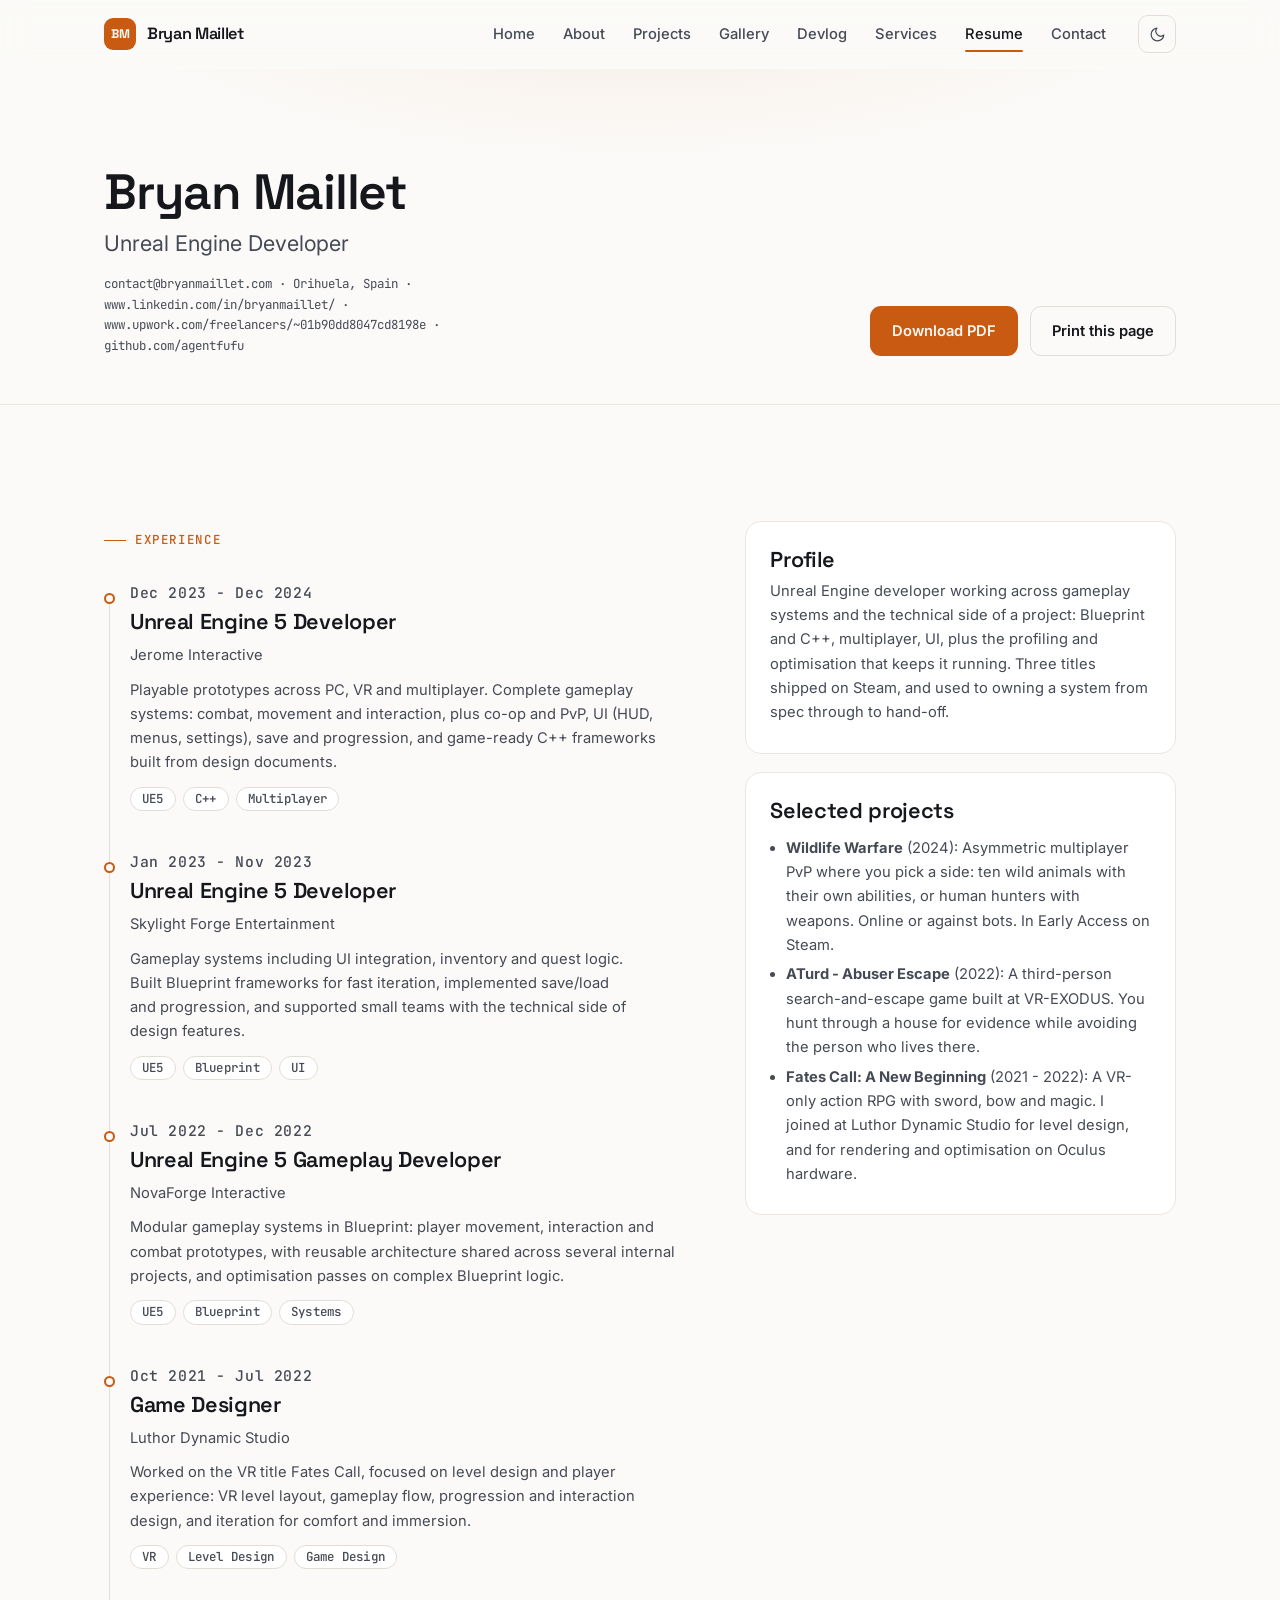
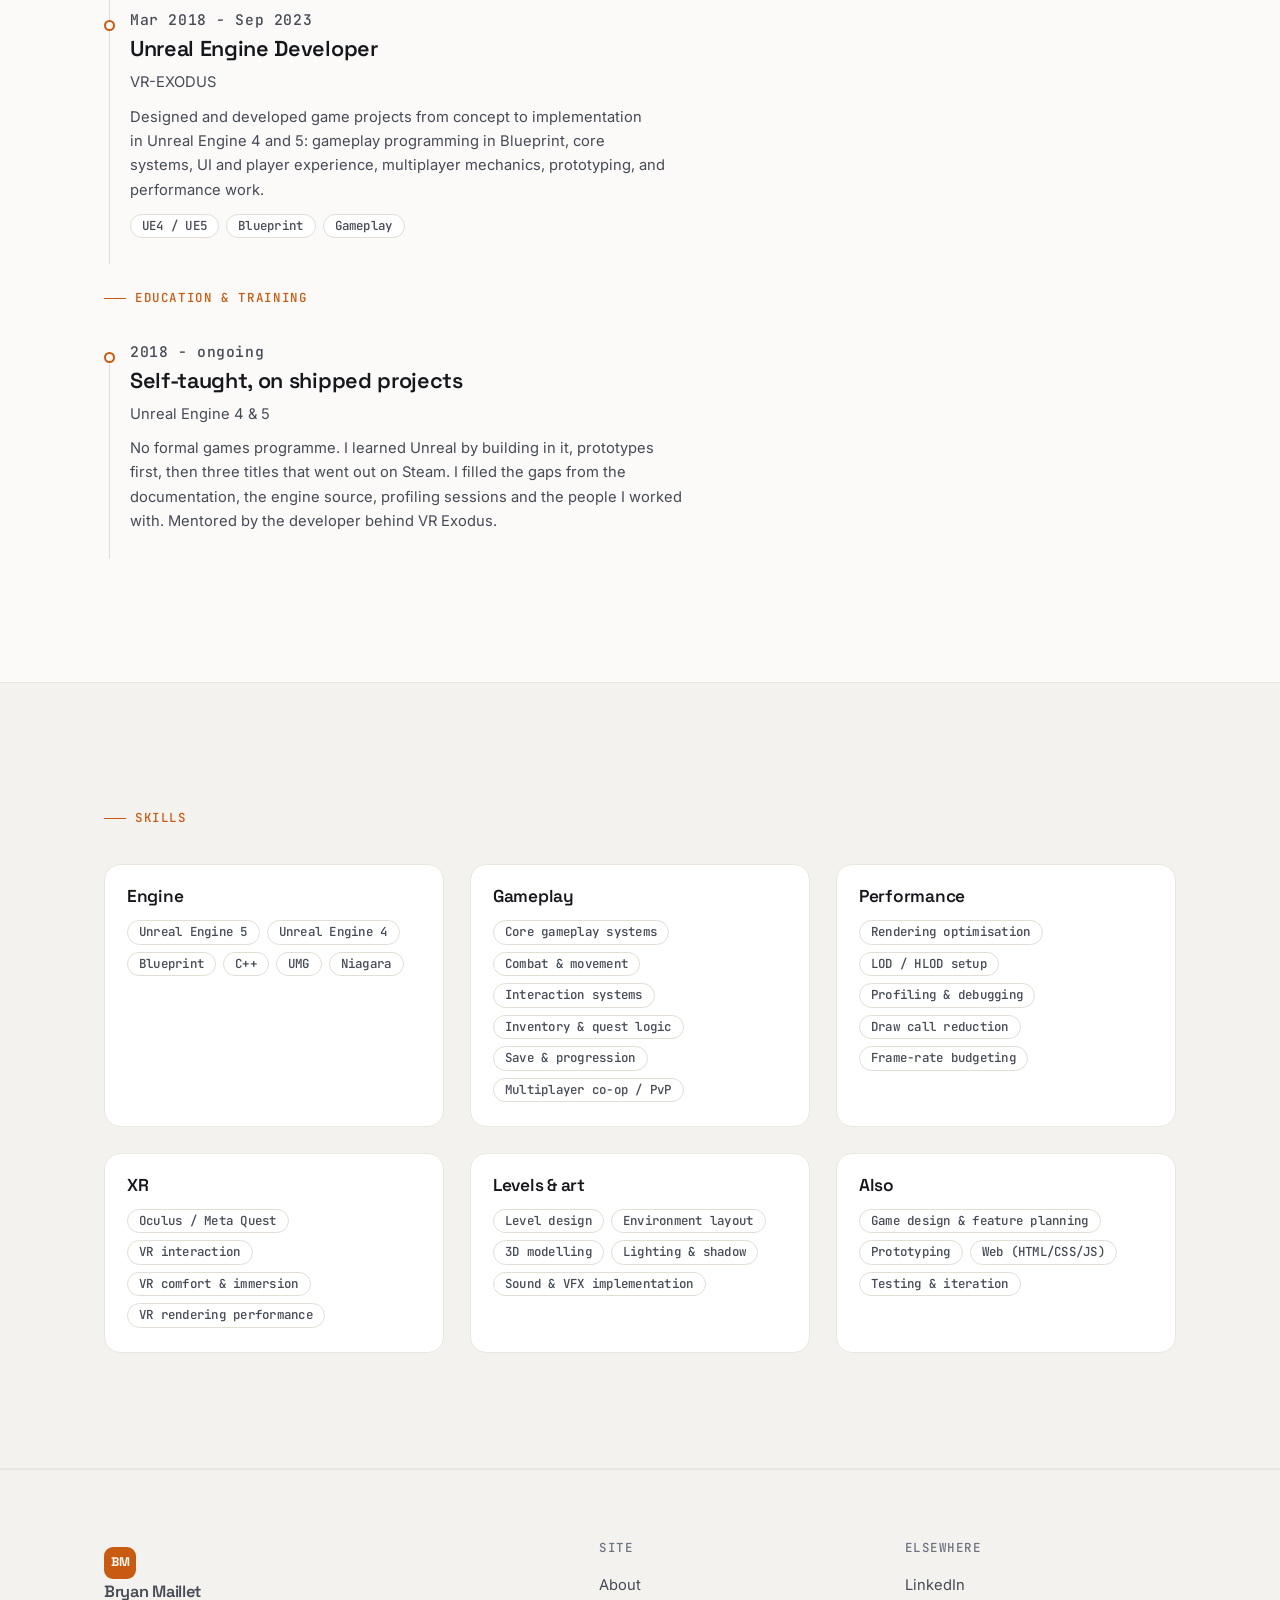
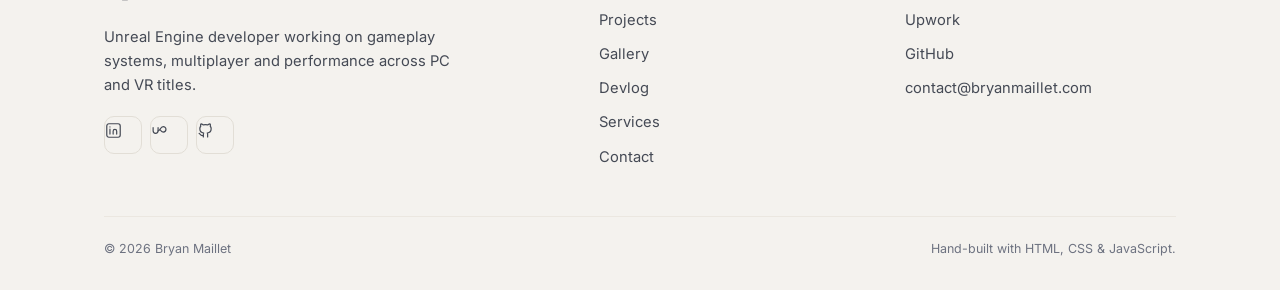
<file: resume.html>
<!doctype html>
<html lang="en" data-theme="dark">
<head>
<meta charset="utf-8">
<meta name="viewport" content="width=device-width, initial-scale=1">
<title>Resume - Bryan Maillet</title>
<meta name="description" content="One-page resume: Unreal Engine developer, UE4 and UE5, Blueprint and C++, gameplay systems, VR and optimisation. Three titles shipped on Steam.">
<meta name="color-scheme" content="dark light">
<meta name="theme-color" content="#0b0c0f" media="(prefers-color-scheme: dark)">
<meta name="theme-color" content="#fbfaf8" media="(prefers-color-scheme: light)">
<meta name="author" content="Bryan Maillet">
<meta name="robots" content="index, follow, max-image-preview:large, max-snippet:-1">
<meta property="og:site_name" content="Bryan Maillet">
<meta property="og:locale" content="en_GB">
<link rel="canonical" href="https://bryanmaillet.com/resume.html">
<meta property="og:url" content="https://bryanmaillet.com/resume.html">
<meta property="og:type" content="website">
<meta property="og:title" content="Resume - Bryan Maillet">
<meta property="og:description" content="One-page resume: Unreal Engine developer, UE4 and UE5, Blueprint and C++, gameplay systems, VR and optimisation. Three titles shipped on Steam.">
<meta property="og:image" content="https://bryanmaillet.com/assets/img/og.png">
<meta property="og:image:width" content="1200">
<meta property="og:image:height" content="630">
<meta property="og:image:type" content="image/png">
<meta property="og:image:alt" content="Portfolio card for Bryan Maillet, Unreal Engine developer working on gameplay systems, multiplayer and optimisation.">
<meta name="twitter:card" content="summary_large_image">
<meta name="twitter:image" content="https://bryanmaillet.com/assets/img/og.png">
<link rel="icon" href="assets/img/favicon.svg" type="image/svg+xml">
<link rel="apple-touch-icon" href="assets/img/apple-touch-icon.png">
<link rel="manifest" href="site.webmanifest">
<link rel="preconnect" href="https://fonts.googleapis.com">
<link rel="preconnect" href="https://fonts.gstatic.com" crossorigin>
<link href="https://fonts.googleapis.com/css2?family=Inter:wght@400;500;600&family=JetBrains+Mono:wght@400;500&family=Space+Grotesk:wght@500;600;700&display=swap" rel="stylesheet">
<link rel="stylesheet" href="assets/css/style.css">
<script>(function(){try{var t=localStorage.getItem('theme')||(window.matchMedia('(prefers-color-scheme: light)').matches?'light':'dark');document.documentElement.setAttribute('data-theme',t);}catch(e){}})();</script>
</head>
<body>
<a class="skip" href="#main">Skip to content</a>

<header class="site-header">
  <div class="wrap nav">
    <a class="brand" href="index.html">
      <span class="brand__mark" data-site-initials>BM</span>
      <span class="brand__name" data-site-name>Bryan Maillet</span>
    </a>
    <nav class="nav__links" id="nav-links" aria-label="Main">
      <a href="index.html">Home</a>
      <a href="about.html">About</a>
      <a href="projects.html">Projects</a>
      <a href="gallery.html">Gallery</a>
      <a href="devlog.html">Devlog</a>
      <a href="services.html">Services</a>
      <a href="resume.html">Resume</a>
      <a href="contact.html">Contact</a>
    </nav>
    <div class="nav__actions">
      <button class="icon-btn" id="theme-toggle" type="button" aria-label="Toggle theme"></button>
      <button class="icon-btn nav__toggle" id="nav-toggle" type="button" aria-label="Menu" aria-expanded="false" aria-controls="nav-links"></button>
    </div>
  </div>
</header>

<main id="main">
  <header class="page-head">
    <div class="wrap">
      <div class="sec-head" style="margin-bottom:0">
        <div data-render="resume-head"></div>
        <div class="btn-row no-print">
          <a class="btn" data-cv-link href="#" download>Download PDF</a>
          <button class="btn btn--ghost" type="button" onclick="window.print()">Print this page</button>
        </div>
      </div>
    </div>
  </header>

  <section class="section">
    <div class="wrap split">
      <div>
        <p class="eyebrow">Experience</p>
        <div class="timeline" style="margin-top:26px" data-render="timeline"></div>

        <p class="eyebrow" style="margin-top:20px">Education &amp; training</p>
        <div class="timeline" style="margin-top:26px" data-render="education"></div>
      </div>

      <aside class="stack">
        <div class="card feature">
          <h3>Profile</h3>
          <p class="card__text" style="margin-top:8px">Unreal Engine developer working across gameplay systems and the technical side of a project: Blueprint and C++, multiplayer, UI, plus the profiling and optimisation that keeps it running. Three titles shipped on Steam, and used to owning a system from spec through to hand-off.</p>
        </div>
        <div class="card feature">
          <h3>Selected projects</h3>
          <ul id="resume-projects"></ul>
        </div>
      </aside>
    </div>
  </section>

  <section class="section section--alt">
    <div class="wrap">
      <p class="eyebrow">Skills</p>
      <div class="grid grid--3" style="margin-top:26px" data-render="skills"></div>
    </div>
  </section>

  <script>
  // short project list for the resume sidebar, pulled from data.js
  document.addEventListener("DOMContentLoaded", function () {
    var box = document.getElementById("resume-projects");
    if (box && typeof PROJECTS !== "undefined") {
      box.innerHTML = PROJECTS.slice(0, 4).map(function (p) {
        return '<li><strong>' + p.title + '</strong> (' + p.year + '): ' + p.summary + '</li>';
      }).join("");
    }
  });
  </script>
</main>

<footer class="site-footer">
  <div class="wrap">
    <div class="footer__top">
      <div class="footer__col">
        <a class="brand" href="index.html">
          <span class="brand__mark" data-site-initials>BM</span>
          <span class="brand__name" data-site-name>Bryan Maillet</span>
        </a>
        <p class="footer__blurb" id="footer-blurb"></p>
        <div class="socials" data-socials></div>
      </div>
      <div class="footer__col">
        <h4>Site</h4>
        <a href="about.html">About</a>
        <a href="projects.html">Projects</a>
        <a href="gallery.html">Gallery</a>
        <a href="devlog.html">Devlog</a>
        <a href="services.html">Services</a>
        <a href="contact.html">Contact</a>
      </div>
      <div class="footer__col">
        <h4>Elsewhere</h4>
        <div id="footer-social-links"></div>
        <a data-email-link="text" href="#">email</a>
      </div>
    </div>
    <div class="footer__bottom">
      <span>&copy; <span data-year></span> <span data-site-name></span></span>
      <span>Hand-built with HTML, CSS &amp; JavaScript.</span>
    </div>
  </div>
</footer>

<script src="assets/js/data.js"></script>
<script src="assets/js/site.js"></script>
</body>
</html>
</file>
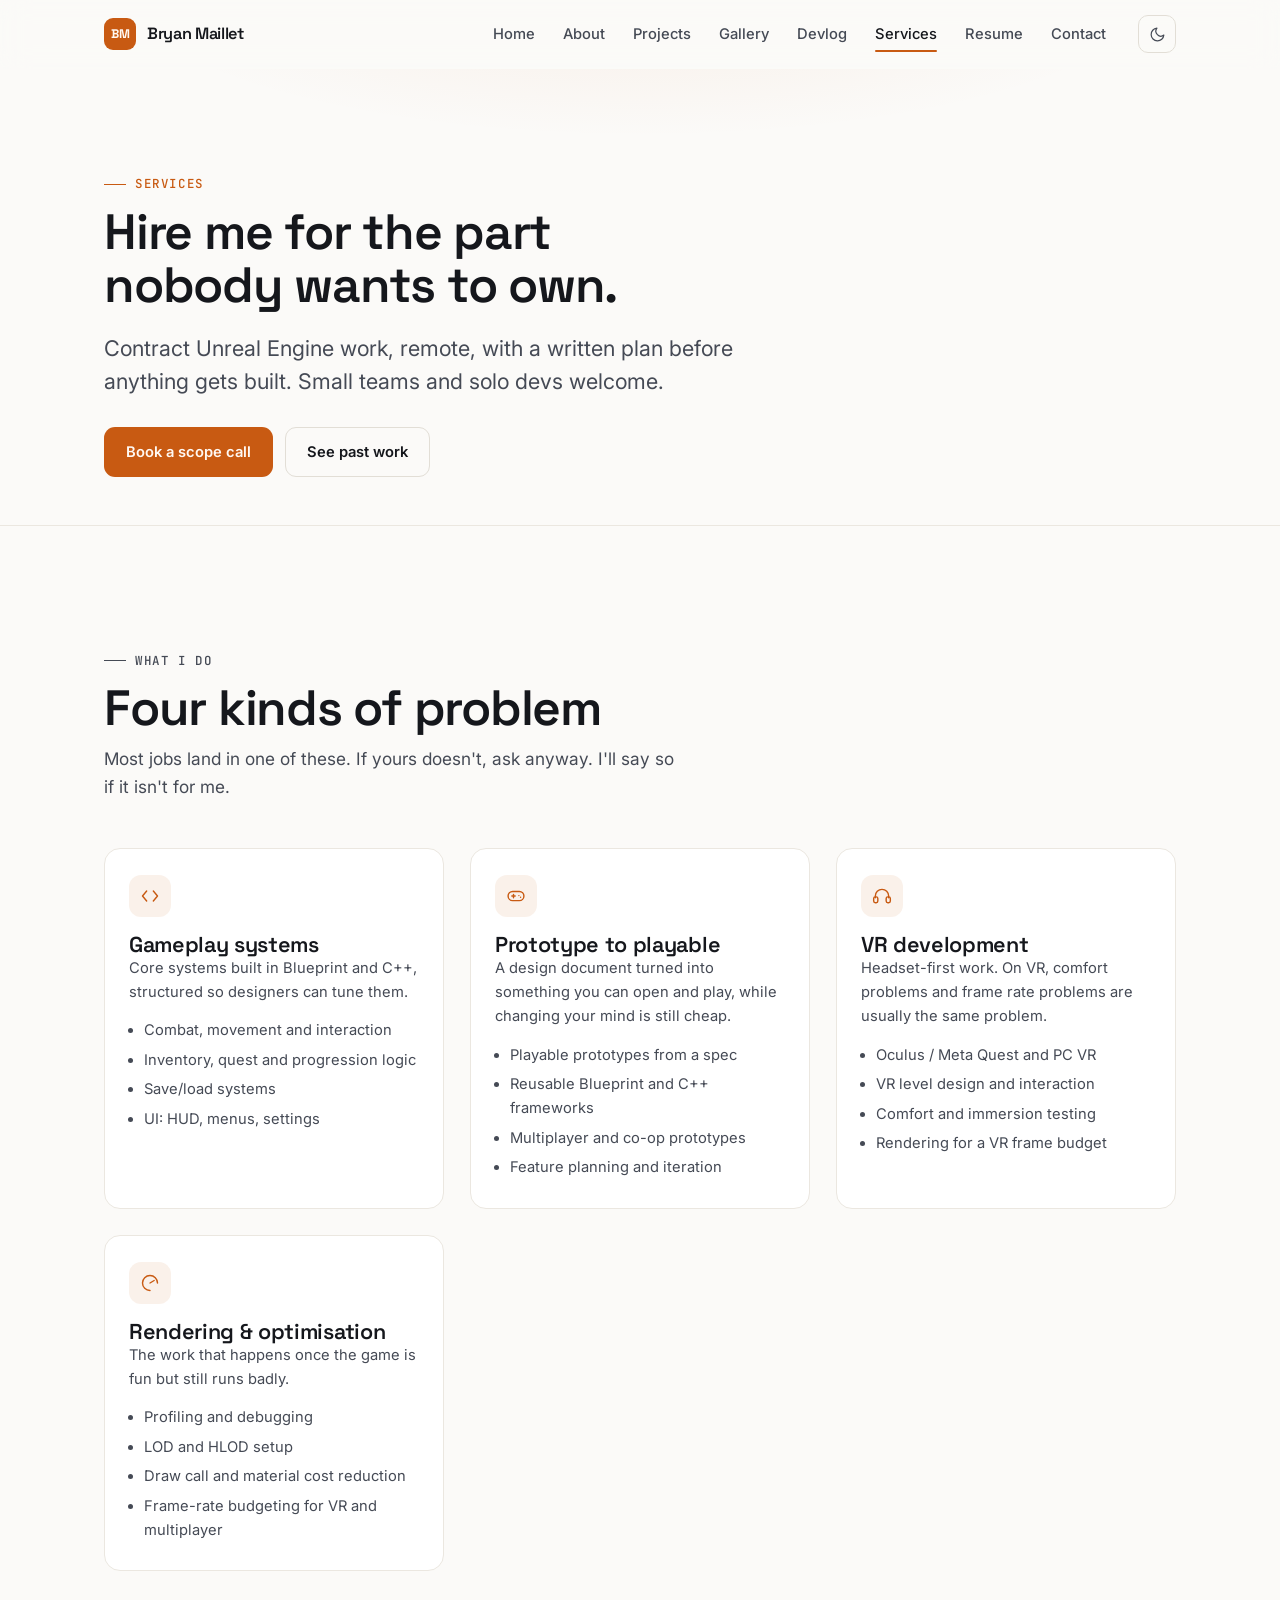
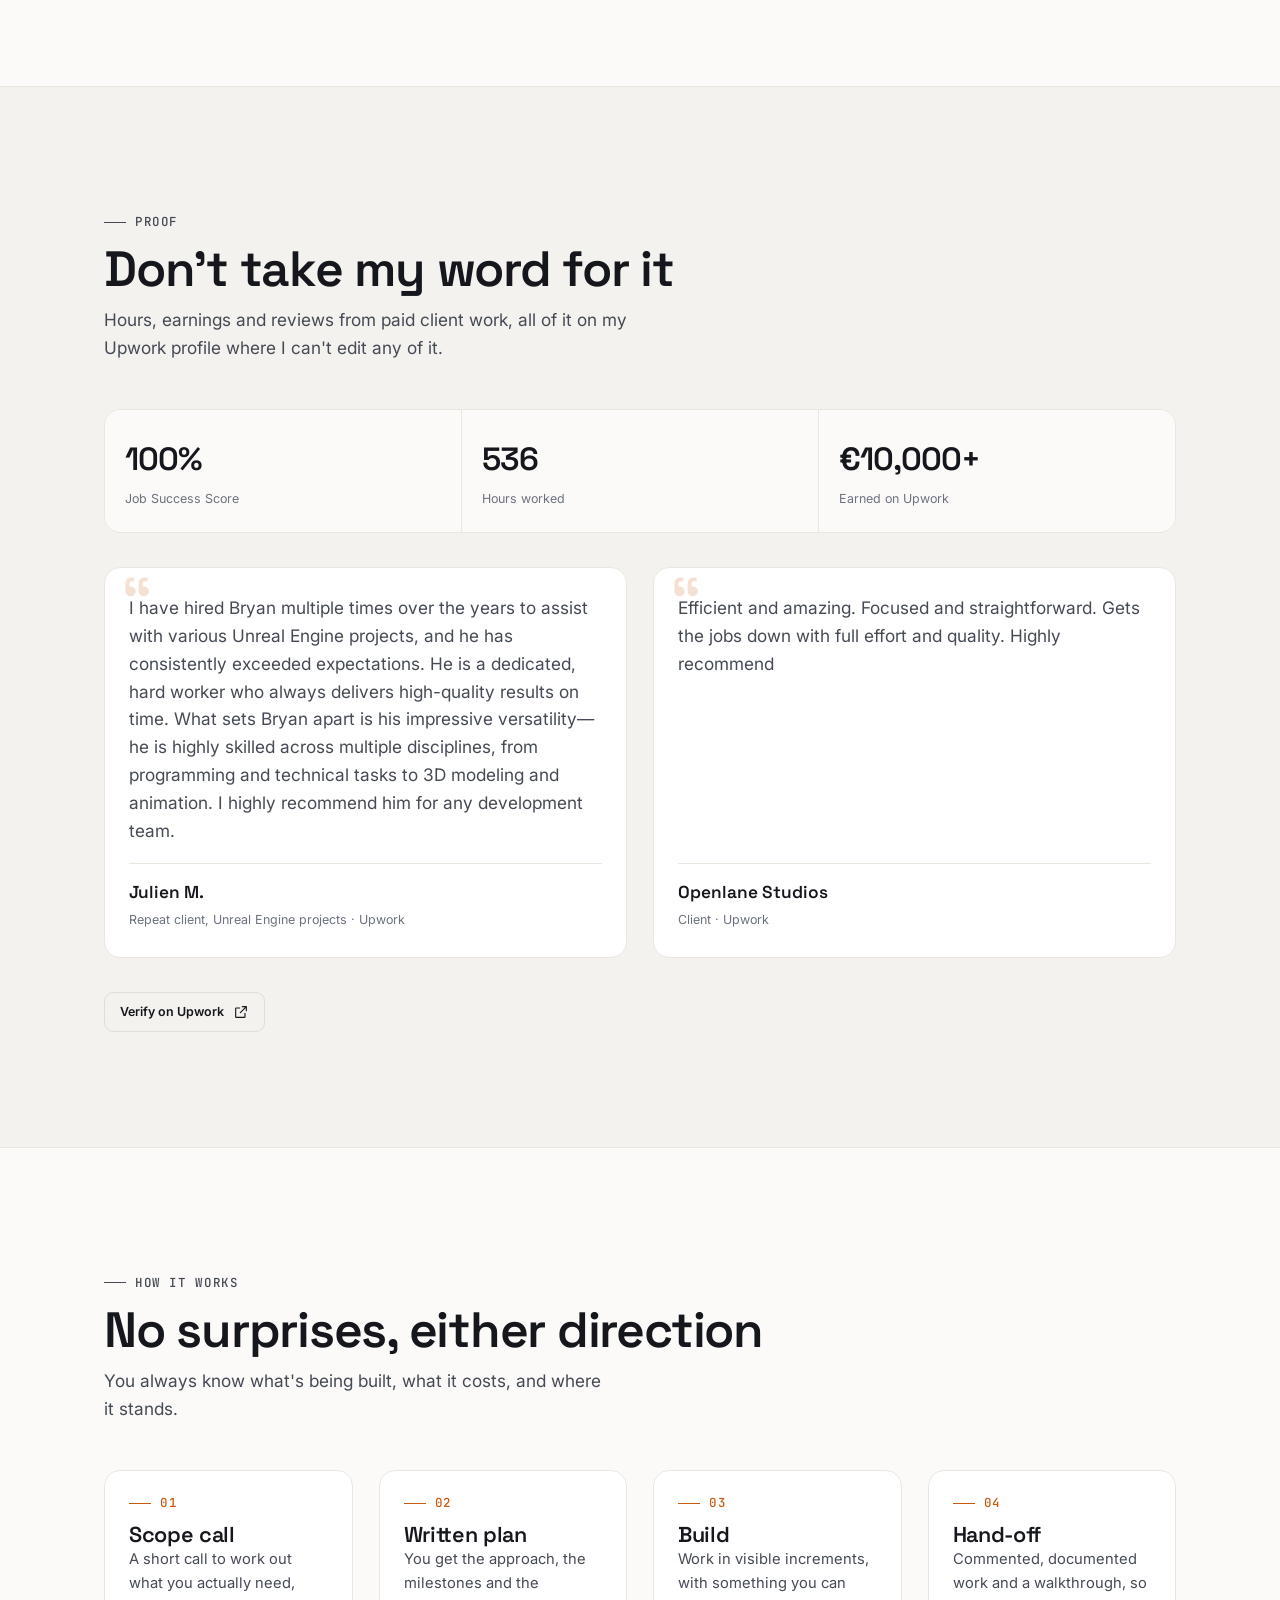
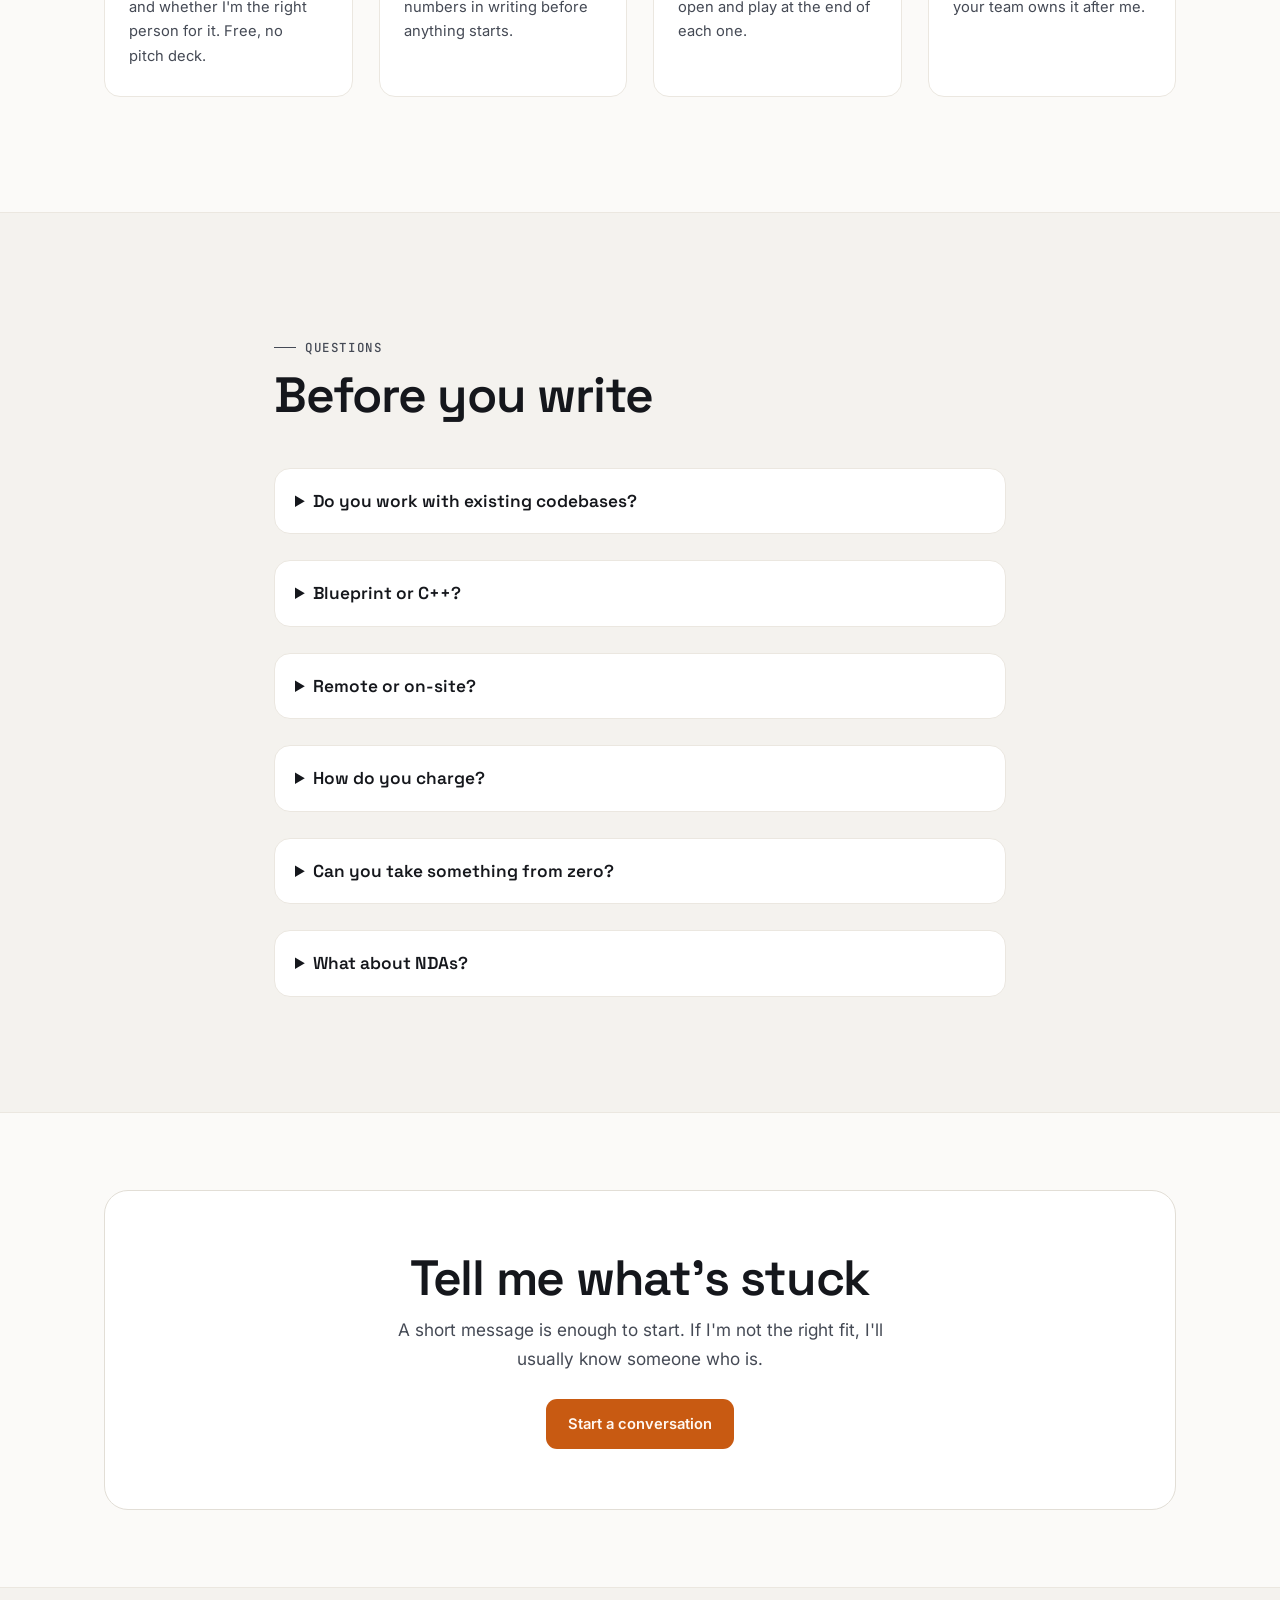
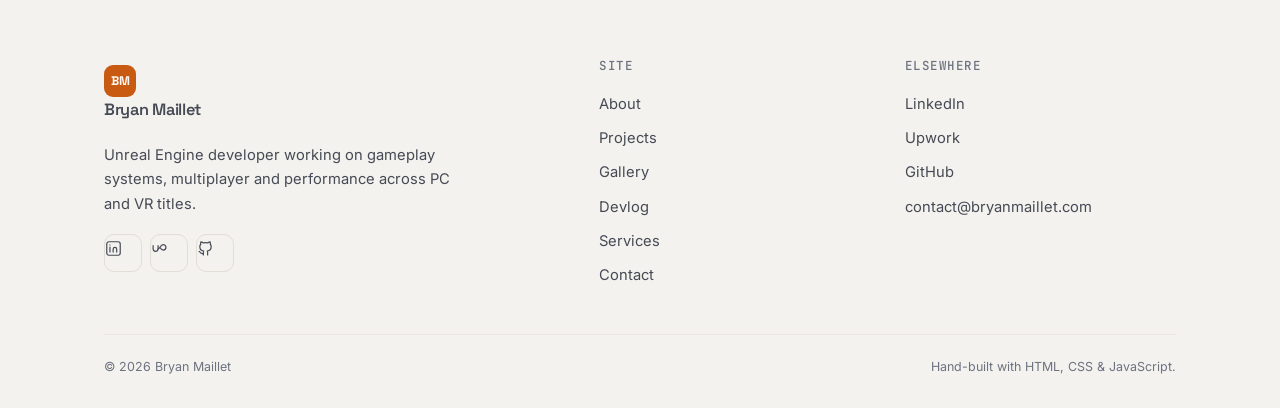
<file: services.html>
<!doctype html>
<html lang="en" data-theme="dark">
<head>
<meta charset="utf-8">
<meta name="viewport" content="width=device-width, initial-scale=1">
<title>Services - Bryan Maillet</title>
<meta name="description" content="Contract Unreal Engine development: gameplay systems, prototyping, VR, and rendering and performance work.">
<meta name="color-scheme" content="dark light">
<meta name="theme-color" content="#0b0c0f" media="(prefers-color-scheme: dark)">
<meta name="theme-color" content="#fbfaf8" media="(prefers-color-scheme: light)">
<meta name="author" content="Bryan Maillet">
<meta name="robots" content="index, follow, max-image-preview:large, max-snippet:-1">
<meta property="og:site_name" content="Bryan Maillet">
<meta property="og:locale" content="en_GB">
<link rel="canonical" href="https://bryanmaillet.com/services.html">
<meta property="og:url" content="https://bryanmaillet.com/services.html">
<meta property="og:type" content="website">
<meta property="og:title" content="Services - Bryan Maillet">
<meta property="og:description" content="Contract Unreal Engine development: gameplay systems, prototyping, VR, and rendering and performance work.">
<meta property="og:image" content="https://bryanmaillet.com/assets/img/og.png">
<meta property="og:image:width" content="1200">
<meta property="og:image:height" content="630">
<meta property="og:image:type" content="image/png">
<meta property="og:image:alt" content="Portfolio card for Bryan Maillet, Unreal Engine developer working on gameplay systems, multiplayer and optimisation.">
<meta name="twitter:card" content="summary_large_image">
<meta name="twitter:image" content="https://bryanmaillet.com/assets/img/og.png">
<link rel="icon" href="assets/img/favicon.svg" type="image/svg+xml">
<link rel="apple-touch-icon" href="assets/img/apple-touch-icon.png">
<link rel="manifest" href="site.webmanifest">
<link rel="preconnect" href="https://fonts.googleapis.com">
<link rel="preconnect" href="https://fonts.gstatic.com" crossorigin>
<link href="https://fonts.googleapis.com/css2?family=Inter:wght@400;500;600&family=JetBrains+Mono:wght@400;500&family=Space+Grotesk:wght@500;600;700&display=swap" rel="stylesheet">
<link rel="stylesheet" href="assets/css/style.css">
<script>(function(){try{var t=localStorage.getItem('theme')||(window.matchMedia('(prefers-color-scheme: light)').matches?'light':'dark');document.documentElement.setAttribute('data-theme',t);}catch(e){}})();</script>
</head>
<body>
<a class="skip" href="#main">Skip to content</a>

<header class="site-header">
  <div class="wrap nav">
    <a class="brand" href="index.html">
      <span class="brand__mark" data-site-initials>BM</span>
      <span class="brand__name" data-site-name>Bryan Maillet</span>
    </a>
    <nav class="nav__links" id="nav-links" aria-label="Main">
      <a href="index.html">Home</a>
      <a href="about.html">About</a>
      <a href="projects.html">Projects</a>
      <a href="gallery.html">Gallery</a>
      <a href="devlog.html">Devlog</a>
      <a href="services.html">Services</a>
      <a href="resume.html">Resume</a>
      <a href="contact.html">Contact</a>
    </nav>
    <div class="nav__actions">
      <button class="icon-btn" id="theme-toggle" type="button" aria-label="Toggle theme"></button>
      <button class="icon-btn nav__toggle" id="nav-toggle" type="button" aria-label="Menu" aria-expanded="false" aria-controls="nav-links"></button>
    </div>
  </div>
</header>

<main id="main">
  <header class="page-head">
    <div class="wrap">
      <p class="eyebrow">Services</p>
      <h1 style="font-size:var(--t-2xl);max-width:20ch">Hire me for the part nobody wants to own.</h1>
      <p class="lede" style="margin-top:20px;max-width:54ch">Contract Unreal Engine work, remote, with a written plan before anything gets built. Small teams and solo devs welcome.</p>
      <div class="btn-row" style="margin-top:28px">
        <a class="btn" href="contact.html">Book a scope call</a>
        <a class="btn btn--ghost" href="projects.html">See past work</a>
      </div>
    </div>
  </header>

  <section class="section">
    <div class="wrap">
      <div class="sec-head">
        <div>
          <p class="eyebrow">What I do</p>
          <h2>Four kinds of problem</h2>
          <p>Most jobs land in one of these. If yours doesn't, ask anyway. I'll say so if it isn't for me.</p>
        </div>
      </div>
      <div class="grid grid--2" data-render="services"></div>
    </div>
  </section>

  <section class="section section--alt">
    <div class="wrap">
      <div class="sec-head">
        <div>
          <p class="eyebrow">Proof</p>
          <h2>Don't take my word for it</h2>
          <p>Hours, earnings and reviews from paid client work, all of it on my Upwork profile where I can't edit any of it.</p>
        </div>
      </div>
      <div data-render="testimonials"></div>
    </div>
  </section>

  <section class="section">
    <div class="wrap">
      <div class="sec-head">
        <div>
          <p class="eyebrow">How it works</p>
          <h2>No surprises, either direction</h2>
          <p>You always know what's being built, what it costs, and where it stands.</p>
        </div>
      </div>
      <div class="grid grid--4" data-render="process"></div>
    </div>
  </section>

  <section class="section section--alt">
    <div class="wrap" style="max-width:820px">
      <div class="sec-head">
        <div>
          <p class="eyebrow">Questions</p>
          <h2>Before you write</h2>
        </div>
      </div>
      <div class="grid" data-render="faq"></div>
    </div>
  </section>

  <section class="section section--tight">
    <div class="wrap">
      <div class="cta" data-reveal>
        <h2>Tell me what's stuck</h2>
        <p>A short message is enough to start. If I'm not the right fit, I'll usually know someone who is.</p>
        <div class="btn-row"><a class="btn" href="contact.html">Start a conversation</a></div>
      </div>
    </div>
  </section>
</main>

<footer class="site-footer">
  <div class="wrap">
    <div class="footer__top">
      <div class="footer__col">
        <a class="brand" href="index.html">
          <span class="brand__mark" data-site-initials>BM</span>
          <span class="brand__name" data-site-name>Bryan Maillet</span>
        </a>
        <p class="footer__blurb" id="footer-blurb"></p>
        <div class="socials" data-socials></div>
      </div>
      <div class="footer__col">
        <h4>Site</h4>
        <a href="about.html">About</a>
        <a href="projects.html">Projects</a>
        <a href="gallery.html">Gallery</a>
        <a href="devlog.html">Devlog</a>
        <a href="services.html">Services</a>
        <a href="contact.html">Contact</a>
      </div>
      <div class="footer__col">
        <h4>Elsewhere</h4>
        <div id="footer-social-links"></div>
        <a data-email-link="text" href="#">email</a>
      </div>
    </div>
    <div class="footer__bottom">
      <span>&copy; <span data-year></span> <span data-site-name></span></span>
      <span>Hand-built with HTML, CSS &amp; JavaScript.</span>
    </div>
  </div>
</footer>

<script src="assets/js/data.js"></script>
<script src="assets/js/site.js"></script>
</body>
</html>
</file>
<file: assets/css/style.css>
/* ==========================================================================
   Portfolio stylesheet
   1. Tokens          5. Buttons & pills      9.  Timeline
   2. Reset & base    6. Cards & grids        10. Forms
   3. Layout          7. Hero                 11. Gallery / lightbox
   4. Header / nav    8. Section furniture    12. Footer, motion, print
   ========================================================================== */

/* -- 1. Tokens ----------------------------------------------------------- */
:root {
  /* type */
  --font-display: "Space Grotesk", "Segoe UI", system-ui, sans-serif;
  --font-body: "Inter", "Segoe UI", system-ui, -apple-system, sans-serif;
  --font-mono: "JetBrains Mono", ui-monospace, "Cascadia Mono", Consolas, monospace;

  --t-xs: clamp(0.72rem, 0.70rem + 0.10vw, 0.78rem);
  --t-sm: clamp(0.84rem, 0.81rem + 0.14vw, 0.92rem);
  --t-base: clamp(0.98rem, 0.94rem + 0.20vw, 1.08rem);
  --t-lg: clamp(1.14rem, 1.05rem + 0.40vw, 1.35rem);
  --t-xl: clamp(1.45rem, 1.25rem + 0.95vw, 2.05rem);
  --t-2xl: clamp(1.9rem, 1.45rem + 2.10vw, 3.1rem);
  --t-3xl: clamp(2.6rem, 1.70rem + 4.20vw, 5.2rem);

  /* space + shape */
  --max: 1160px;
  --max-prose: 68ch;
  --gutter: clamp(20px, 5vw, 44px);
  --pad-section: clamp(64px, 9vw, 128px);
  --r-sm: 10px;
  --r: 16px;
  --r-lg: 24px;
  --ease: cubic-bezier(.22, .68, .36, 1);

  /* dark palette (default) */
  --bg: #0b0c0f;
  --bg-alt: #101216;
  --surface: #14161b;
  --surface-2: #1a1d24;
  --line: #262a33;
  --line-soft: #1d2028;
  --ink: #edeef2;
  --ink-2: #b9bdc9;
  --ink-3: #838897;
  --accent: #ff9245;
  --accent-ink: #1a0d02;
  --accent-soft: #ff924522;
  --glow: radial-gradient(60% 60% at 50% 0%, #ff924522, transparent 70%);
  --shadow: 0 1px 2px #0006, 0 18px 40px -22px #000c;
  --danger: #ff6b6f;
  --danger-soft: #e5484d1f;
  color-scheme: dark;
}

[data-theme="light"] {
  --bg: #fbfaf8;
  --bg-alt: #f4f2ee;
  --surface: #ffffff;
  --surface-2: #f7f5f1;
  --line: #e2ded6;
  --line-soft: #ebe7e0;
  --ink: #15171c;
  --ink-2: #454a55;
  --ink-3: #6d7280;
  --accent: #c85a12;
  --accent-ink: #fff8f2;
  --accent-soft: #c85a1216;
  --glow: radial-gradient(60% 60% at 50% 0%, #c85a1214, transparent 70%);
  --shadow: 0 1px 2px #0000000f, 0 18px 40px -26px #00000038;
  --danger: #c0272d;
  --danger-soft: #c0272d12;
  color-scheme: light;
}

/* -- 2. Reset & base ----------------------------------------------------- */
*, *::before, *::after { box-sizing: border-box; }
* { margin: 0; }

html { -webkit-text-size-adjust: 100%; scroll-behavior: smooth; scroll-padding-top: 96px; }

body {
  display: flex;
  flex-direction: column;
  min-height: 100vh;
  background: var(--bg);
  color: var(--ink);
  font: 400 var(--t-base)/1.65 var(--font-body);
  -webkit-font-smoothing: antialiased;
  overflow-x: hidden;
}
main { flex: 1; }

img, svg, video { display: block; max-width: 100%; height: auto; }
a { color: inherit; text-decoration: none; }
button, input, textarea, select { font: inherit; color: inherit; }

h1, h2, h3, h4 {
  font-family: var(--font-display);
  font-weight: 600;
  line-height: 1.08;
  letter-spacing: -0.025em;
  text-wrap: balance;
}
h1 { font-size: var(--t-3xl); }
h2 { font-size: var(--t-2xl); }
h3 { font-size: var(--t-lg); letter-spacing: -0.015em; }
p { text-wrap: pretty; }

::selection { background: var(--accent); color: var(--accent-ink); }

:focus-visible { outline: 2px solid var(--accent); outline-offset: 3px; border-radius: 4px; }

.skip {
  position: absolute; left: 12px; top: -60px; z-index: 200;
  background: var(--accent); color: var(--accent-ink);
  padding: 10px 16px; border-radius: var(--r-sm); font-weight: 600;
  transition: top .2s var(--ease);
}
.skip:focus { top: 12px; }

.sr-only {
  position: absolute; width: 1px; height: 1px; padding: 0;
  overflow: hidden; clip: rect(0 0 0 0); white-space: nowrap; border: 0;
}

/* -- 3. Layout ----------------------------------------------------------- */
.wrap { width: 100%; max-width: var(--max); margin-inline: auto; padding-inline: var(--gutter); }
.section { padding-block: var(--pad-section); }
.section--tight { padding-block: clamp(44px, 6vw, 80px); }
.section--alt { background: var(--bg-alt); border-block: 1px solid var(--line-soft); }
.prose { max-width: var(--max-prose); }
.prose p + p, .prose p + ul, .prose ul + p { margin-top: 1.1em; }
.prose h3 { margin: 2em 0 .6em; }
.prose ul { padding-left: 1.15em; color: var(--ink-2); }
.prose li + li { margin-top: .4em; }
.prose a { color: var(--accent); text-decoration: underline; text-underline-offset: 3px; }
.prose code {
  font: 500 .88em var(--font-mono);
  background: var(--surface-2); border: 1px solid var(--line-soft);
  padding: .12em .4em; border-radius: 5px;
}
.lede { font-size: var(--t-lg); color: var(--ink-2); line-height: 1.55; }
.muted { color: var(--ink-3); }
.center { text-align: center; margin-inline: auto; }
.stack > * + * { margin-top: 18px; }

/* -- 4. Header / nav ----------------------------------------------------- */
.site-header {
  position: sticky; top: 0; z-index: 100;
  background: color-mix(in srgb, var(--bg) 82%, transparent);
  backdrop-filter: blur(14px) saturate(1.4);
  border-bottom: 1px solid transparent;
  transition: border-color .3s var(--ease);
}
.site-header.is-stuck { border-bottom-color: var(--line-soft); }
.nav { display: flex; align-items: center; gap: 20px; height: 68px; }

.brand { display: flex; align-items: center; gap: 11px; font-family: var(--font-display); font-weight: 600; letter-spacing: -0.02em; }
.brand__mark {
  display: grid; place-items: center;
  width: 32px; height: 32px; border-radius: 9px;
  background: var(--accent); color: var(--accent-ink);
  font-size: .78rem; font-weight: 700; letter-spacing: 0;
  transition: transform .3s var(--ease);
}
.brand:hover .brand__mark { transform: rotate(-6deg); }
.brand__name { font-size: 1.02rem; }

.nav__links { display: flex; align-items: center; gap: 4px; margin-left: auto; }
.nav__links a {
  position: relative; padding: 8px 12px; border-radius: 8px;
  font-size: var(--t-sm); color: var(--ink-2); font-weight: 500;
  transition: color .2s var(--ease), background .2s var(--ease);
}
.nav__links a:hover { color: var(--ink); background: var(--surface); }
.nav__links a[aria-current="page"] { color: var(--ink); }
.nav__links a[aria-current="page"]::after {
  content: ""; position: absolute; left: 12px; right: 12px; bottom: 2px;
  height: 2px; border-radius: 2px; background: var(--accent);
}
.nav__actions { display: flex; align-items: center; gap: 8px; }

.icon-btn {
  display: grid; place-items: center;
  width: 38px; height: 38px; border-radius: 10px;
  background: transparent; border: 1px solid var(--line);
  cursor: pointer; color: var(--ink-2);
  transition: color .2s var(--ease), border-color .2s var(--ease), background .2s var(--ease);
}
.icon-btn:hover { color: var(--ink); border-color: var(--ink-3); background: var(--surface); }
.icon-btn svg { width: 17px; height: 17px; }
.nav__toggle { display: none; }

@media (max-width: 900px) {
  .nav__toggle { display: grid; }
  .nav__links {
    position: fixed; inset: 68px 0 auto; flex-direction: column; align-items: stretch;
    gap: 2px; padding: 14px var(--gutter) 26px; margin: 0;
    background: var(--bg); border-bottom: 1px solid var(--line);
    transform: translateY(-8px); opacity: 0; pointer-events: none;
    transition: opacity .22s var(--ease), transform .22s var(--ease);
  }
  .nav__links.is-open { transform: none; opacity: 1; pointer-events: auto; }
  .nav__links a { padding: 13px 12px; font-size: var(--t-base); }
  .nav__links a[aria-current="page"]::after { left: 12px; right: auto; width: 16px; bottom: 8px; }
}

/* -- 5. Buttons & pills -------------------------------------------------- */
.btn {
  --btn-bg: var(--accent); --btn-ink: var(--accent-ink); --btn-line: transparent;
  display: inline-flex; align-items: center; justify-content: center; gap: 9px;
  padding: 12px 21px; border-radius: 11px; border: 1px solid var(--btn-line);
  background: var(--btn-bg); color: var(--btn-ink);
  font-size: var(--t-sm); font-weight: 600;
  cursor: pointer; white-space: nowrap;
  transition: transform .18s var(--ease), box-shadow .2s var(--ease), background .2s var(--ease), border-color .2s var(--ease);
}
.btn:hover { transform: translateY(-2px); box-shadow: 0 10px 24px -12px color-mix(in srgb, var(--accent) 70%, transparent); }
.btn:active { transform: translateY(0); }
.btn svg { width: 16px; height: 16px; }
.btn--ghost { --btn-bg: transparent; --btn-ink: var(--ink); --btn-line: var(--line); }
.btn--ghost:hover { --btn-line: var(--ink-3); background: var(--surface); box-shadow: none; }
.btn--sm { padding: 9px 15px; font-size: var(--t-xs); border-radius: 9px; }
.btn-row { display: flex; flex-wrap: wrap; gap: 12px; }

.pill {
  display: inline-flex; align-items: center; gap: 7px;
  padding: 5px 11px; border-radius: 999px;
  border: 1px solid var(--line); background: var(--surface);
  font: 500 var(--t-xs)/1 var(--font-mono);
  color: var(--ink-2); letter-spacing: .02em; white-space: nowrap;
}
.pill--accent { border-color: color-mix(in srgb, var(--accent) 40%, transparent); background: var(--accent-soft); color: var(--accent); }
.pill-row { display: flex; flex-wrap: wrap; gap: 7px; }

.dot { width: 7px; height: 7px; border-radius: 50%; background: var(--accent); flex: none; }
.dot--live { animation: pulse 2.4s var(--ease) infinite; }
@keyframes pulse {
  0% { box-shadow: 0 0 0 0 color-mix(in srgb, var(--accent) 55%, transparent); }
  70%, 100% { box-shadow: 0 0 0 9px transparent; }
}

/* -- 8b. Catalog search -------------------------------------------------- */
.catalog-bar {
  display: flex; flex-wrap: wrap; gap: 14px;
  align-items: center; justify-content: space-between; margin-bottom: 18px;
}
.searchbar { position: relative; display: flex; align-items: center; flex: 1 1 260px; max-width: 420px; }
.searchbar__icon {
  position: absolute; left: 14px; display: flex; color: var(--ink-3); pointer-events: none;
}
.searchbar__icon svg { width: 16px; height: 16px; }
.searchbar input {
  width: 100%; padding: 11px 44px 11px 40px; border-radius: var(--r-sm);
  background: var(--bg); border: 1px solid var(--line); font-size: var(--t-sm);
  transition: border-color .2s var(--ease), background .2s var(--ease);
}
.searchbar input::placeholder { color: var(--ink-3); }
.searchbar input:focus { border-color: var(--accent); outline: none; background: var(--surface); }
.searchbar input::-webkit-search-cancel-button,
.searchbar input::-webkit-search-decoration { -webkit-appearance: none; appearance: none; }
.searchbar__clear { position: absolute; right: 5px; width: 30px; height: 30px; border: 0; }
.searchbar__clear svg { width: 15px; height: 15px; }
.catalog-count {
  font: 500 var(--t-xs)/1 var(--font-mono); color: var(--ink-3); letter-spacing: .04em;
  white-space: nowrap;
}

.filters { display: flex; flex-wrap: wrap; gap: 8px; margin-bottom: 34px; }
.chip {
  padding: 8px 14px; border-radius: 999px; cursor: pointer;
  border: 1px solid var(--line); background: transparent;
  font-size: var(--t-xs); font-weight: 500; color: var(--ink-2);
  transition: background .18s var(--ease), color .18s var(--ease), border-color .18s var(--ease);
}
.chip:hover { border-color: var(--ink-3); color: var(--ink); }
.chip[aria-pressed="true"] { background: var(--ink); color: var(--bg); border-color: var(--ink); }

/* -- 6. Cards & grids ---------------------------------------------------- */
.grid { display: grid; gap: clamp(16px, 2.2vw, 26px); }
.grid--2 { grid-template-columns: repeat(auto-fit, minmax(min(100%, 320px), 1fr)); }
.grid--3 { grid-template-columns: repeat(auto-fill, minmax(min(100%, 300px), 1fr)); }
.grid--4 { grid-template-columns: repeat(auto-fill, minmax(min(100%, 230px), 1fr)); }

.card {
  position: relative; display: flex; flex-direction: column;
  background: var(--surface); border: 1px solid var(--line-soft);
  border-radius: var(--r); overflow: hidden;
  transition: transform .28s var(--ease), border-color .28s var(--ease), box-shadow .28s var(--ease);
}
.card:hover { transform: translateY(-4px); border-color: var(--line); box-shadow: var(--shadow); }
.card__media { position: relative; aspect-ratio: 16 / 10; overflow: hidden; background: var(--surface-2); }
.card__media img { width: 100%; height: 100%; object-fit: cover; transition: transform .5s var(--ease); }
.card:hover .card__media img { transform: scale(1.045); }
.card__badge { position: absolute; top: 12px; left: 12px; background: #0b0c0fcc; backdrop-filter: blur(6px); color: #fff; border-color: #ffffff2b; }
.card__body { display: flex; flex-direction: column; gap: 10px; padding: 20px 20px 22px; flex: 1; }
.card__meta { display: flex; align-items: center; gap: 10px; font: 500 var(--t-xs)/1 var(--font-mono); color: var(--ink-3); }
.card__title { font-size: var(--t-lg); transition: color .2s var(--ease); }
.card:hover .card__title { color: var(--accent); }
.card__text { font-size: var(--t-sm); color: var(--ink-2); }
.card__foot { margin-top: auto; padding-top: 8px; }
.card__link::after { content: ""; position: absolute; inset: 0; }

.feature { padding: 26px 24px 28px; }
.feature__icon {
  display: grid; place-items: center; width: 42px; height: 42px;
  border-radius: 12px; background: var(--accent-soft); color: var(--accent);
  margin-bottom: 16px;
}
.feature__icon svg { width: 20px; height: 20px; }
.feature ul { margin-top: 14px; padding-left: 1.05em; font-size: var(--t-sm); color: var(--ink-2); }
.feature li + li { margin-top: .35em; }

.stats {
  display: grid; grid-template-columns: repeat(auto-fit, minmax(150px, 1fr)); gap: 1px;
  background: var(--line-soft); border: 1px solid var(--line-soft);
  border-radius: var(--r); overflow: hidden;
}
.stat { background: var(--bg); padding: 22px 20px; }
.stat__value { font-family: var(--font-display); font-size: var(--t-xl); font-weight: 600; letter-spacing: -0.03em; }
.stat__label { font-size: var(--t-xs); color: var(--ink-3); margin-top: 4px; }

/* review cards */
.quote { padding: 26px 24px; }
.quote blockquote {
  margin: 0 0 18px; position: relative; color: var(--ink-2);
  font-size: var(--t-base); line-height: 1.62;
}
.quote blockquote::before {
  content: "\201C"; position: absolute; top: -26px; left: -8px;
  font-family: var(--font-display); font-size: 76px; line-height: 1;
  color: var(--accent); opacity: .18; pointer-events: none;
}
.quote figcaption {
  margin-top: auto; padding-top: 14px; border-top: 1px solid var(--line-soft);
}
.quote__author { display: block; font-family: var(--font-display); font-weight: 600; }
.quote__role { display: block; margin-top: 3px; font-size: var(--t-xs); color: var(--ink-3); }

.strip { overflow: hidden; border-block: 1px solid var(--line-soft); background: var(--bg-alt); padding-block: 16px; }
.strip__track { display: flex; width: max-content; animation: slide 46s linear infinite; }
.strip:hover .strip__track { animation-play-state: paused; }
.strip__item {
  display: flex; align-items: center; gap: 40px; padding-right: 40px;
  font: 500 var(--t-sm)/1 var(--font-mono); color: var(--ink-3);
  letter-spacing: .04em; text-transform: uppercase; white-space: nowrap;
}
.strip__item::after { content: "\25C6"; color: var(--accent); font-size: .7em; }
@keyframes slide { to { transform: translateX(-50%); } }

/* -- 7. Hero ------------------------------------------------------------- */
.hero { position: relative; padding-block: clamp(70px, 11vw, 148px) clamp(56px, 8vw, 104px); overflow: hidden; }
.hero::before {
  content: ""; position: absolute; inset: -30% 0 auto; height: 620px;
  background: var(--glow); pointer-events: none;
}
.hero::after {
  content: ""; position: absolute; inset: 0; pointer-events: none; opacity: .55;
  background-image: linear-gradient(var(--line-soft) 1px, transparent 1px), linear-gradient(90deg, var(--line-soft) 1px, transparent 1px);
  background-size: 62px 62px;
  -webkit-mask-image: radial-gradient(120% 78% at 50% 0%, #000 5%, transparent 72%);
  mask-image: radial-gradient(120% 78% at 50% 0%, #000 5%, transparent 72%);
}
.hero > * { position: relative; z-index: 1; }
.hero__eyebrow { display: inline-flex; align-items: center; gap: 9px; margin-bottom: 22px; }
.hero h1 { max-width: 16ch; }
.hero h1 em { font-style: normal; color: var(--accent); }
.hero__lede { max-width: 54ch; margin-top: 22px; }
.hero__actions { margin-top: 34px; }
.hero__foot {
  margin-top: 54px; display: flex; flex-wrap: wrap; gap: 12px 28px; align-items: center;
  font: 400 var(--t-xs)/1.6 var(--font-mono); color: var(--ink-3);
}

.split { display: grid; gap: clamp(28px, 5vw, 60px); grid-template-columns: 1fr; align-items: start; }
@media (min-width: 860px) {
  .split { grid-template-columns: 1.35fr 1fr; }
  .split--even { grid-template-columns: 1fr 1fr; }
}
.portrait { border-radius: var(--r-lg); overflow: hidden; border: 1px solid var(--line); background: var(--surface-2); }

/* -- 8. Section furniture ------------------------------------------------ */
.sec-head { display: flex; flex-wrap: wrap; align-items: end; justify-content: space-between; gap: 16px; margin-bottom: clamp(28px, 4vw, 46px); }
.eyebrow {
  display: inline-flex; align-items: center; gap: 9px;
  font: 500 var(--t-xs)/1 var(--font-mono); letter-spacing: .13em;
  text-transform: uppercase; color: var(--accent); margin-bottom: 14px;
}
.eyebrow::before { content: ""; width: 22px; height: 1px; background: currentColor; }
.sec-head p { color: var(--ink-2); max-width: 52ch; margin-top: 10px; }

.page-head { position: relative; padding-block: clamp(56px, 8vw, 96px) clamp(28px, 4vw, 48px); border-bottom: 1px solid var(--line-soft); overflow: hidden; }
.page-head::before { content: ""; position: absolute; inset: -20% 0 auto; height: 380px; background: var(--glow); pointer-events: none; }
.page-head > * { position: relative; }

.cta {
  position: relative; overflow: hidden;
  border: 1px solid var(--line); border-radius: var(--r-lg);
  background: var(--surface); padding: clamp(34px, 5vw, 60px);
  text-align: center;
}
.cta::before { content: ""; position: absolute; inset: auto 0 -60%; height: 320px; background: var(--glow); transform: rotate(180deg); }
.cta > * { position: relative; }
.cta p { color: var(--ink-2); margin: 12px auto 26px; max-width: 46ch; }
.cta .btn-row { justify-content: center; }

/* -- 9. Timeline & skills ------------------------------------------------ */
.timeline { position: relative; padding-left: 26px; }
.timeline::before { content: ""; position: absolute; left: 5px; top: 8px; bottom: 8px; width: 1px; background: var(--line); }
.tl-item { position: relative; padding-bottom: 34px; }
.tl-item::before {
  content: ""; position: absolute; left: -26px; top: 7px;
  width: 11px; height: 11px; border-radius: 50%;
  background: var(--bg); border: 2px solid var(--accent);
}
.tl-item__period { font: 500 var(--t-xs)/1 var(--font-mono); color: var(--accent); letter-spacing: .04em; }
.tl-item h3 { margin: 9px 0 3px; }
.tl-item__org { font-size: var(--t-sm); color: var(--ink-3); }
.tl-item p { font-size: var(--t-sm); color: var(--ink-2); margin-top: 10px; }

.skill-group { padding: 22px 22px 24px; }
.skill-group h3 { font-size: var(--t-base); margin-bottom: 14px; }

/* -- 10. Forms ----------------------------------------------------------- */
.field { display: flex; flex-direction: column; gap: 7px; }
.field label { font-size: var(--t-sm); font-weight: 500; }
.field input, .field textarea, .field select {
  padding: 12px 14px; border-radius: var(--r-sm);
  background: var(--bg); border: 1px solid var(--line);
  font-size: var(--t-sm);
  transition: border-color .2s var(--ease), background .2s var(--ease);
}
.field input:focus, .field textarea:focus, .field select:focus { border-color: var(--accent); outline: none; background: var(--surface); }
.field textarea { resize: vertical; min-height: 150px; }
.form { display: grid; gap: 18px; }
.form__row { display: grid; gap: 18px; grid-template-columns: 1fr; }
@media (min-width: 620px) { .form__row { grid-template-columns: 1fr 1fr; } }
.form__note { font-size: var(--t-xs); color: var(--ink-3); }
.form__status {
  padding: 12px 15px; border-radius: var(--r-sm); font-size: var(--t-sm);
  border: 1px solid var(--line); background: var(--surface-2); color: var(--ink-2);
}
.form__status--ok {
  border-color: color-mix(in srgb, var(--accent) 40%, transparent);
  background: var(--accent-soft); color: var(--accent);
}
.form__status--error { border-color: var(--danger); background: var(--danger-soft); color: var(--danger); }
.field.is-invalid input, .field.is-invalid textarea, .field.is-invalid select { border-color: var(--danger); }
.field.is-invalid label { color: var(--danger); }
/* honeypot */
.hp { position: absolute; left: -9999px; width: 1px; height: 1px; overflow: hidden; }

/* [hidden] has to beat display:grid/flex */
[hidden] { display: none !important; }

.contact-line { display: flex; align-items: center; gap: 14px; padding: 16px 0; border-bottom: 1px solid var(--line-soft); }
.contact-line svg { width: 18px; height: 18px; color: var(--accent); flex: none; }
.contact-line span { font-size: var(--t-xs); color: var(--ink-3); display: block; }
.contact-line strong { font-weight: 500; font-size: var(--t-sm); }

/* -- 11. Gallery & lightbox ---------------------------------------------- */
/* project facts table */
.facts { margin-top: 14px; font-size: var(--t-sm); }
.facts dt {
  font: 500 var(--t-xs)/1 var(--font-mono); color: var(--ink-3);
  letter-spacing: .04em; text-transform: uppercase;
}
.facts dd { margin: 5px 0 0; color: var(--ink-2); }
.facts dd + dt { margin-top: 14px; padding-top: 14px; border-top: 1px solid var(--line-soft); }

.masonry { columns: 3 260px; column-gap: clamp(14px, 2vw, 22px); }
.masonry > * { break-inside: avoid; margin-bottom: clamp(14px, 2vw, 22px); }
.shot {
  position: relative; display: block; width: 100%; padding: 0; cursor: zoom-in;
  border: 1px solid var(--line-soft); border-radius: var(--r);
  overflow: hidden; background: var(--surface-2);
}
.shot img { width: 100%; transition: transform .5s var(--ease); }
.shot:hover img { transform: scale(1.04); }
.shot__cap {
  position: absolute; inset: auto 0 0; padding: 30px 16px 13px; text-align: left;
  background: linear-gradient(transparent, #000000cc);
  color: #fff; font-size: var(--t-xs);
  opacity: 0; transform: translateY(6px);
  transition: opacity .28s var(--ease), transform .28s var(--ease);
}
.shot:hover .shot__cap, .shot:focus-visible .shot__cap { opacity: 1; transform: none; }

.lightbox {
  position: fixed; inset: 0; z-index: 200; display: none;
  place-items: center; padding: clamp(16px, 4vw, 48px);
  background: #050608e6; backdrop-filter: blur(10px);
}
.lightbox.is-open { display: grid; }
.lightbox figure { display: grid; justify-items: center; }
.lightbox img { max-height: 80vh; width: auto; border-radius: var(--r); border: 1px solid #ffffff1f; }
.lightbox figcaption { margin-top: 14px; text-align: center; color: #d8dae2; font-size: var(--t-sm); }
.lightbox .icon-btn { position: fixed; background: #ffffff14; border-color: #ffffff2b; color: #fff; }
.lightbox__close { top: 18px; right: 18px; }
.lightbox__prev { top: 50%; left: 16px; transform: translateY(-50%); }
.lightbox__next { top: 50%; right: 16px; transform: translateY(-50%); }

/* -- 12. Footer, motion, print ------------------------------------------- */
.site-footer { border-top: 1px solid var(--line-soft); background: var(--bg-alt); padding-block: clamp(44px, 6vw, 72px) 30px; }
.footer__top { display: grid; gap: 34px; grid-template-columns: 1fr; }
@media (min-width: 760px) { .footer__top { grid-template-columns: 1.7fr 1fr 1fr; } }
.footer__col h4 {
  font: 500 var(--t-xs)/1 var(--font-mono); text-transform: uppercase;
  letter-spacing: .12em; color: var(--ink-3); margin-bottom: 14px;
}
.footer__col a { display: block; padding: 5px 0; font-size: var(--t-sm); color: var(--ink-2); transition: color .18s var(--ease); }
.footer__col a:hover { color: var(--accent); }
.footer__blurb { font-size: var(--t-sm); color: var(--ink-2); max-width: 40ch; margin: 14px 0 18px; }
.footer__bottom {
  display: flex; flex-wrap: wrap; gap: 12px; justify-content: space-between; align-items: center;
  margin-top: 42px; padding-top: 22px; border-top: 1px solid var(--line-soft);
  font-size: var(--t-xs); color: var(--ink-3);
}
.socials { display: flex; gap: 8px; }

[data-reveal] { opacity: 0; transform: translateY(18px); transition: opacity .6s var(--ease), transform .6s var(--ease); }
[data-reveal].is-in { opacity: 1; transform: none; }

.empty { padding: 40px 24px; text-align: center; color: var(--ink-3); border: 1px dashed var(--line); border-radius: var(--r); font-size: var(--t-sm); }

@media (prefers-reduced-motion: reduce) {
  html { scroll-behavior: auto; }
  *, *::before, *::after { animation-duration: .001ms !important; animation-iteration-count: 1 !important; transition-duration: .001ms !important; }
  [data-reveal] { opacity: 1; transform: none; }
}

@media print {
  @page { margin: 14mm 12mm; }
  .site-header, .site-footer, .no-print { display: none !important; }
  body { background: #fff; color: #000; }
  /* print: no scroll, so show everything */
  [data-reveal] { opacity: 1 !important; transform: none !important; transition: none !important; }
  html { font-size: 12.5px; }
  .section, .page-head { padding-block: 8px; }
  .section--alt { background: none; }
  .card, .stats, .tl-item, .skill-group { break-inside: avoid; }
  .tl-item { padding-bottom: 14px; }
  .tl-item p { margin-top: 6px; }
  .stack > * + * { margin-top: 10px; }
  .split { gap: 18px; grid-template-columns: 1.5fr 1fr; }
  .grid { gap: 10px; }
  .grid--3 { grid-template-columns: repeat(3, 1fr); }
  .skill-group { padding: 10px 12px; min-width: 0; }
  .pill-row { gap: 4px; }
  .pill { font-size: 0.68rem; padding: 3px 8px; white-space: normal; }
  .tl-item h3, .skill-group h3, .card.feature h3 { font-size: 1rem; }
  .skill-group h3 { margin-bottom: 8px; }
  .card.feature { padding: 14px 16px; }
  a { color: inherit; text-decoration: none; }
}
</file>
